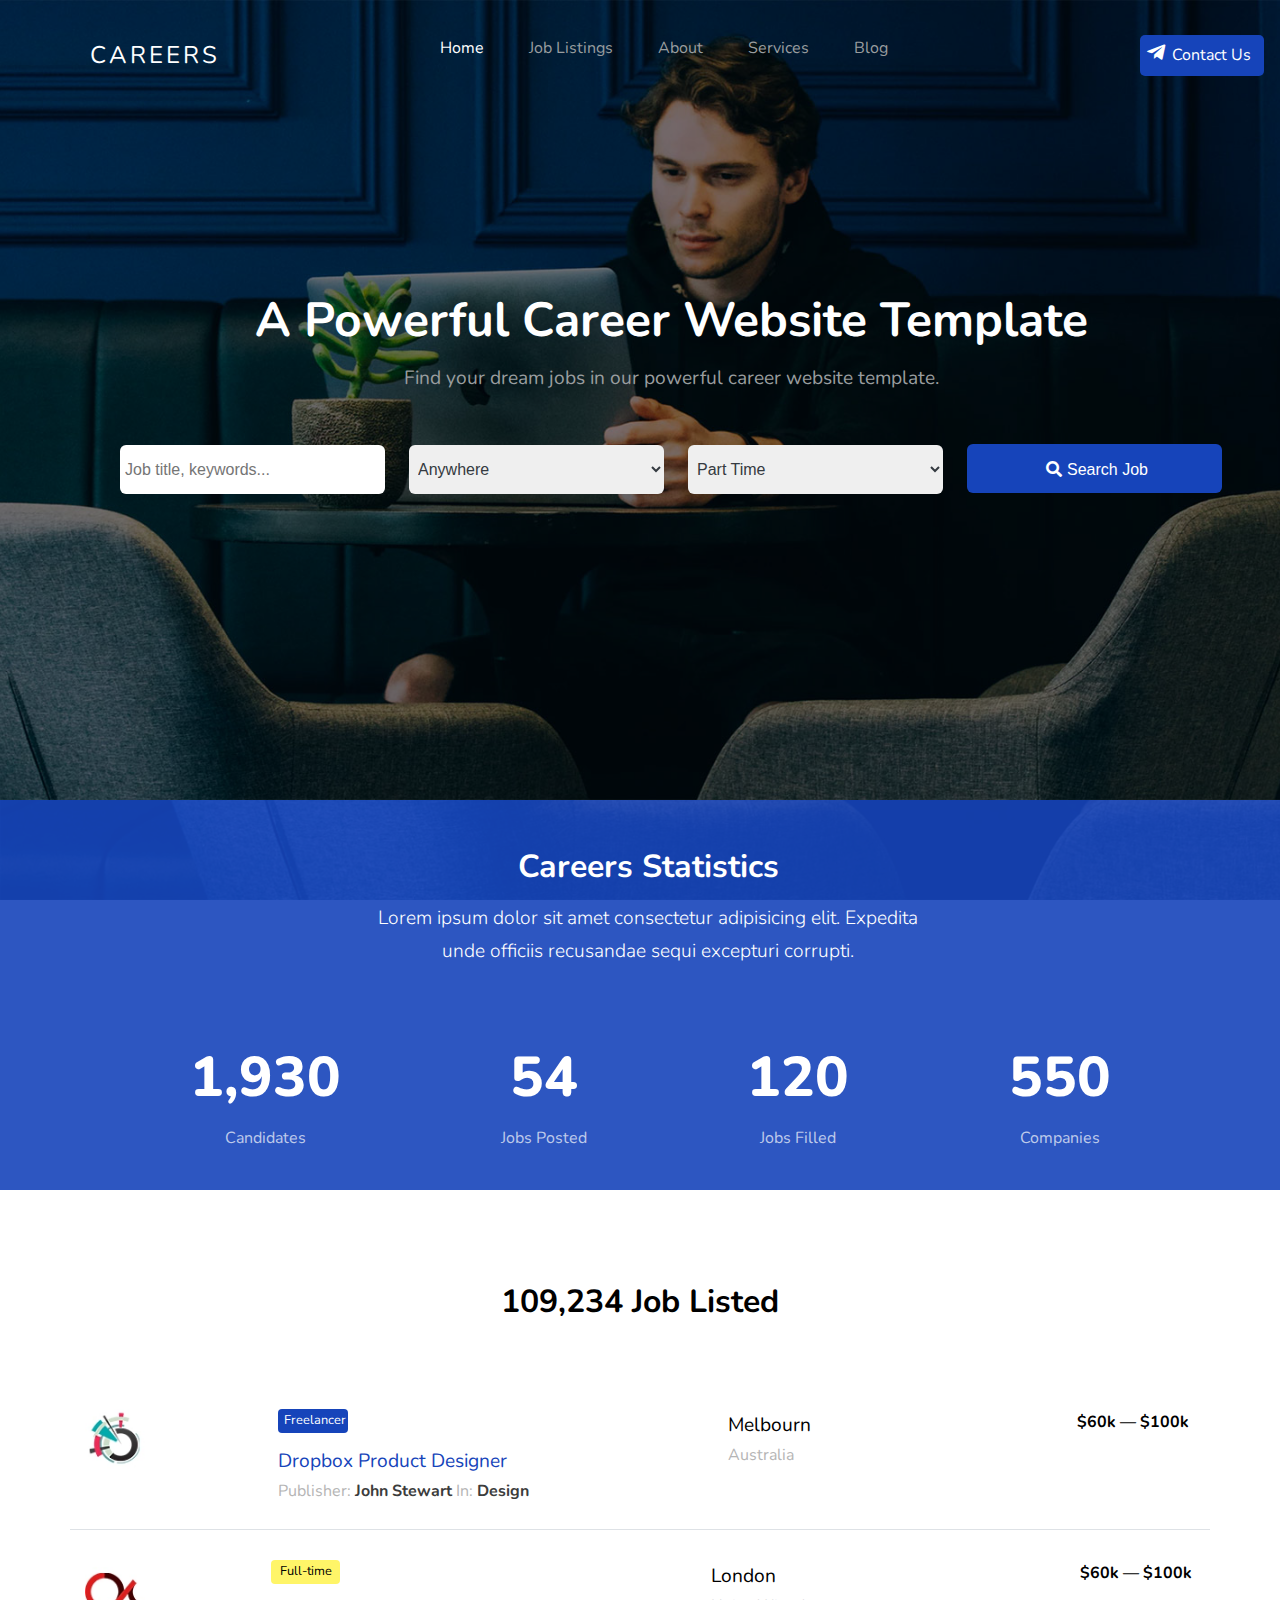
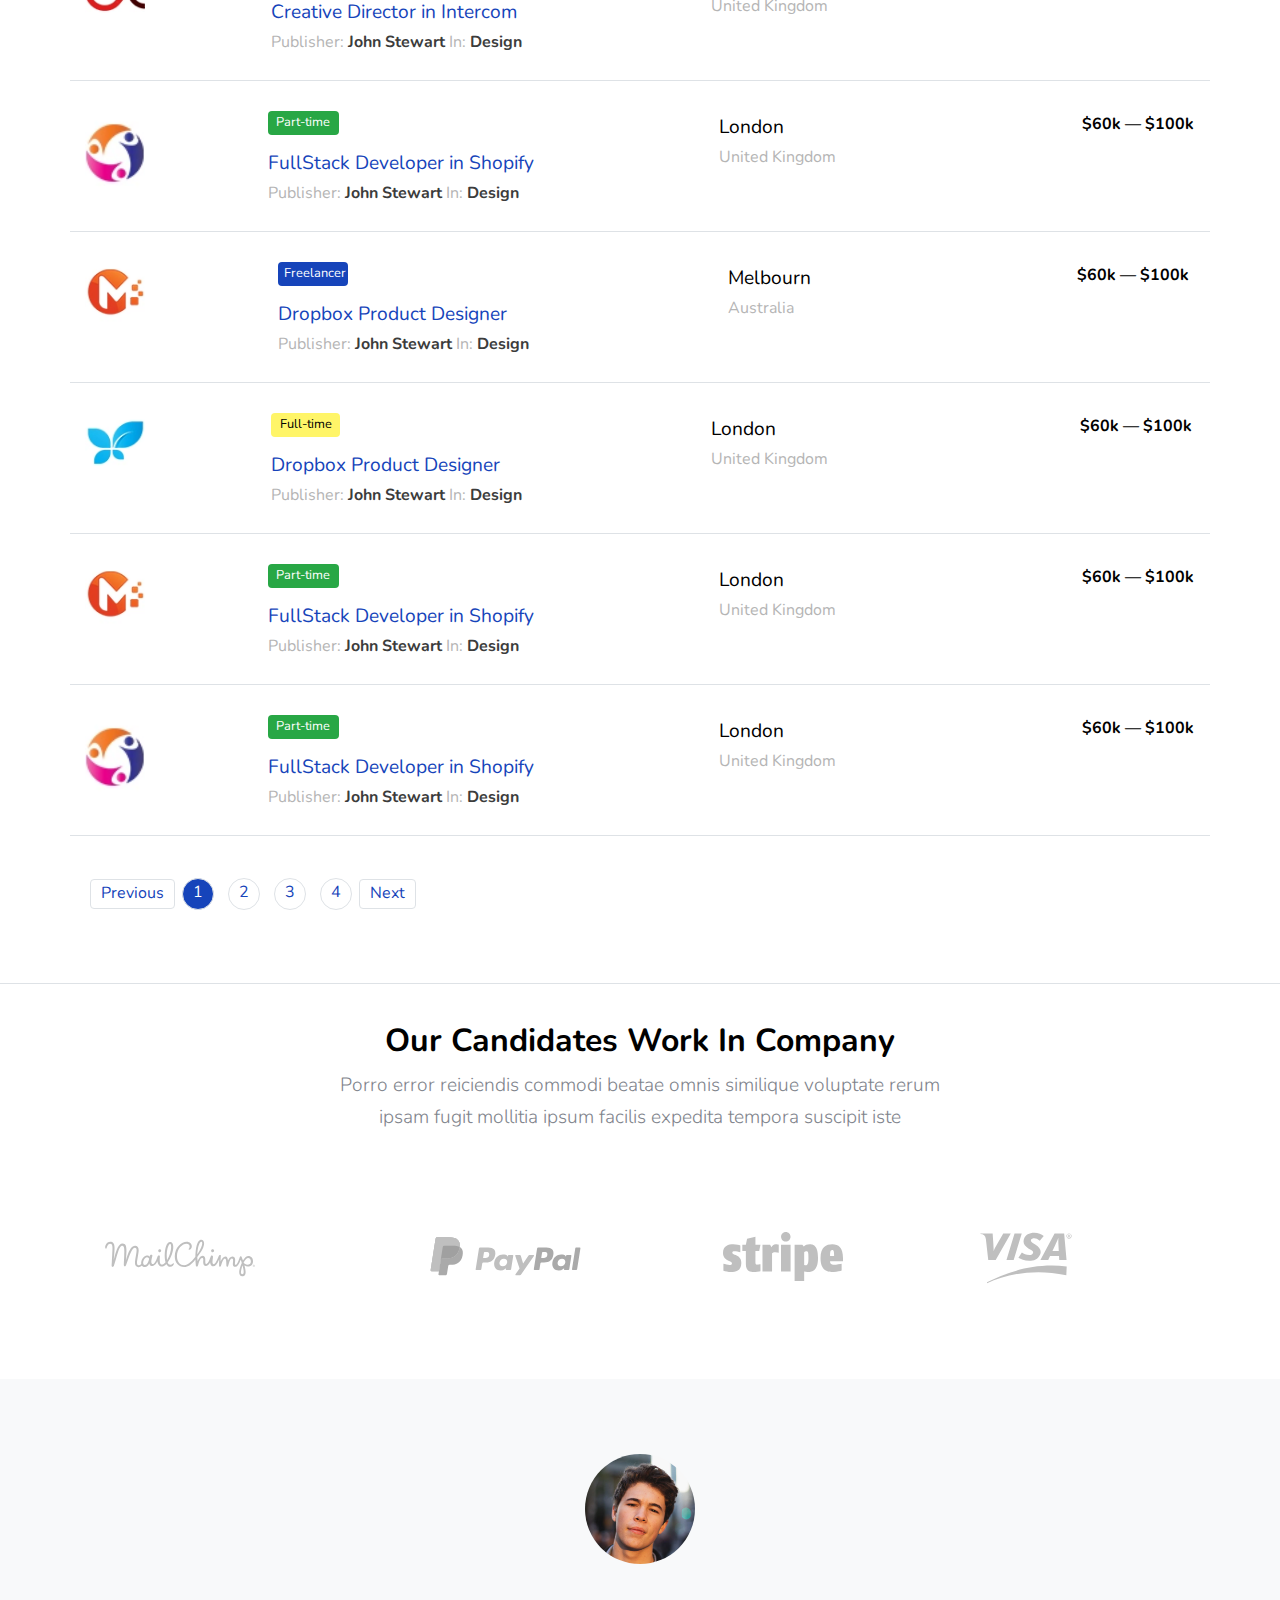
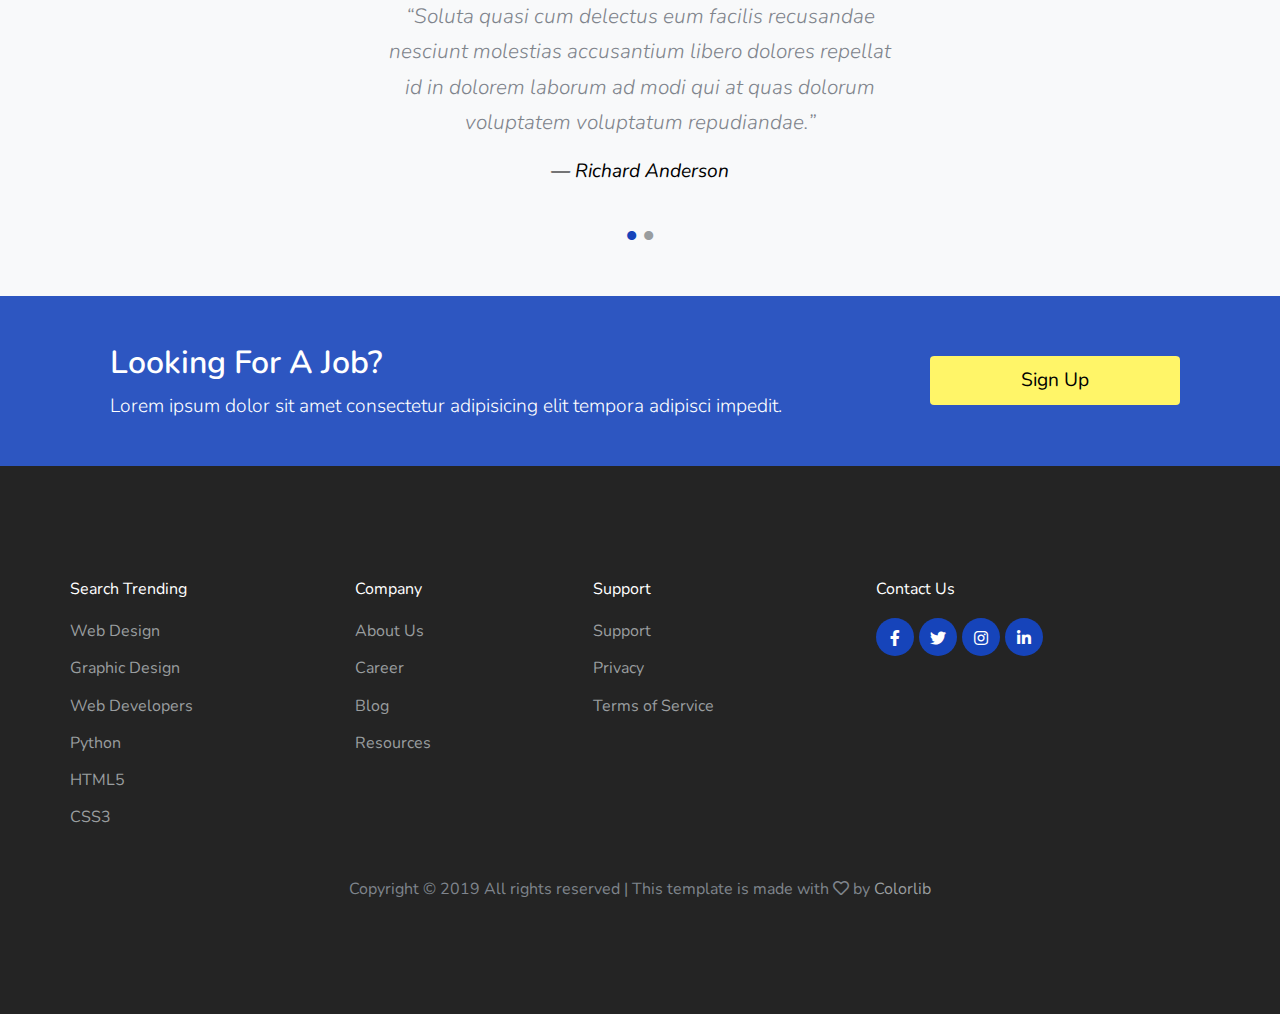
<file: Career Website Template/index.html>
<!DOCTYPE html>
<html lang="en">

<head>
    <meta charset="UTF-8">
    <meta name="viewport" content="width=device-width, initial-scale=1.0">
    <meta http-equiv="X-UA-Compatible" content="ie=edge">
    <link rel="stylesheet" href="./assets/css/main.css">
    <link rel="stylesheet" href="./assets/css/flexbox.css">
    <link rel="stylesheet" href="./assets/icons/css/all.min.css">
    <link href="https://fonts.googleapis.com/css?family=Nunito:300,400,600,700,800,900&display=swap" rel="stylesheet">
    <title>Careers — Website Template by Colorlib</title>
</head>

<body>
    <header class="flexbox">
        <div class="logo">
            <a class="text-white" href="#">Careers</a>
        </div>
        <nav class="navigation-bar">
            <ul class="flexbox">
                <li><a href="#">Home</a></li>
                <li><a href="#">Job Listings</a></li>
                <li><a href="#">About</a></li>
                <li><a href="#">Services</a></li>
                <li> <a href="#">Blog</a></li>
            </ul>
        </nav>
        <div class="contact-us-btn background-blue">
            <a class="text-white" href="#">
                <span>
                    <i class="fab fa-telegram-plane"></i>
                </span>
                Contact Us</a>
        </div>
    </header>
    <main>
        <!-- A Powerful Career Website Template -->
        <section class="powerfull-career-cover" style="background-image: url(./assets/images/hero_1.jpg)">
            <div class="powerful-career flexbox direction-column align-items-center">
                <h1 class="text-white">A Powerful Career Website Template</h1>
                <p class="text-lightgray">Find your dream jobs in our powerful career website template.</p>
                <form class="search-job-form">
                    <input type="text" placeholder="Job title, keywords...">
                    <select class="text-gray" name="location" id="location">
                        <option>Anywhere</option>
                        <option>San Francisco</option>
                        <option>Palo Alto</option>
                        <option>New York</option>
                        <option>Manhattan</option>
                        <option>Ontario</option>
                        <option>Toronto</option>
                        <option>Kansas</option>
                        <option>Mountain View</option>
                    </select>
                    <select class="text-gray" name="working-time" id="workingTime">
                        <option>Part Time</option>
                        <option>Full Time</option>
                        <option>Freelancer</option>
                    </select>
                    <button class="search-job-btn background-blue text-white" type="submit"><i
                            class="fas fa-search"></i>Search Job</button>
                </form>
            </div>
        </section>
        <!-- Careers Statistics -->
        <section class="careers-statistics-cover" style="background-image: url(./assets/images/hero_1.jpg)">

            <div class="careers-statistics flexbox direction-column align-items-center">
                <h2> Careers Statistics</h2>
                <p>Lorem ipsum dolor sit amet consectetur adipisicing elit. Expedita unde officiis
                    recusandae sequi excepturi corrupti.</p>
            </div>
            <div class="counter-list flexbox">
                <div class="counter-list-item">
                    <span class="counter-list-item-number">1,930</span>
                    <p>Candidates</p>
                </div>
                <div class="counter-list-item">
                    <span class="counter-list-item-number">54</span>
                    <p>Jobs Posted</p>
                </div>
                <div class="counter-list-item">
                    <span class="counter-list-item-number">120</span>
                    <p>Jobs Filled</p>
                </div>
                <div class="counter-list-item">
                    <span class="counter-list-item-number">550</span>
                    <p>Companies</p>
                </div>
            </div>
        </section>
        <!-- 109,234 Job Listed -->
        <section class="job-listed">
            <div class="job-listed-content wrapper">
                <h2>109,234 Job Listed</h2>
                <div class="job-item flexbox">
                    <div class="job-img flex-grow-2 flexbox">
                        <a href="#">
                            <img src="./assets/images/dropbox-product-designer.webp" alt="dropbox-product-designer">
                        </a>
                    </div>
                    <div class="job-name flex-grow-3 flexbox direction-column ">
                        <span class="background-blue text-white">Freelancer</span>
                        <h2><a href="#">Dropbox Product Designer</a></h2>
                        <p class="job-publisher">Publisher: <strong>John Stewart
                            </strong>In: <strong>Design</strong></p>
                    </div>
                    <div class="job-location flex-grow-4 flexbox direction-column">
                        <h3>Melbourn</h3>
                        <span>Australia</span>
                    </div>
                    <div class="job-salary flex-grow-1 flexbox">
                        <p>$60k — $100k</p>
                    </div>
                </div>
                <div class="job-item flexbox ">
                    <div class="job-img flex-grow-2 flexbox">
                        <a href="#">
                            <img src="./assets/images/creative-director-in-intercom.webp"
                                alt="creative-director-in-intercom">
                        </a>
                    </div>
                    <div class="job-name flex-grow-3 flexbox direction-column">
                        <span class="background-yellow text-black">Full-time</span>
                        <h2><a href="#">Creative Director in Intercom</a></h2>
                        <p class="job-publisher">Publisher: <strong>John Stewart
                            </strong>In: <strong>Design</strong></p>
                    </div>
                    <div class="job-location flex-grow-4 flexbox direction-column">
                        <h3>London</h3>
                        <span>United Kingdom</span>
                    </div>
                    <div class="job-salary flex-grow-1 flexbox">
                        <p>$60k — $100k</p>
                    </div>
                </div>
                <div class="job-item flexbox ">
                    <div class="job-img flex-grow-2 flexbox">
                        <a href="#">
                            <img src="./assets/images/fullStack-developer-in-shopify.webp"
                                alt="fullStack-developer-in-shopify">
                        </a>
                    </div>
                    <div class="job-name flex-grow-3 flexbox direction-column">
                        <span class="background-green text-white">Part-time</span>
                        <h2><a href="#">FullStack Developer in Shopify</a></h2>
                        <p class="job-publisher">Publisher: <strong>John Stewart
                            </strong>In: <strong>Design</strong></p>
                    </div>
                    <div class="job-location flex-grow-4 flexbox direction-column">
                        <h3>London</h3>
                        <span>United Kingdom</span>
                    </div>
                    <div class="job-salary flex-grow-1 flexbox">
                        <p>$60k — $100k</p>
                    </div>
                </div>
                <div class="job-item flexbox ">
                    <div class="job-img flex-grow-2 flexbox">
                        <a href="#">
                            <img src="./assets/images/dropbox-product-designer-2.webp" alt="dropbox-product-designer">
                        </a>
                    </div>
                    <div class="job-name flex-grow-3 flexbox direction-column">
                        <span class="background-blue text-white">Freelancer</span>
                        <h2><a href="#">Dropbox Product Designer</a></h2>
                        <p class="job-publisher">Publisher: <strong>John Stewart
                            </strong>In: <strong>Design</strong></p>
                    </div>
                    <div class="job-location flex-grow-4 flexbox direction-column">
                        <h3>Melbourn</h3>
                        <span>Australia</span>
                    </div>
                    <div class="job-salary flex-grow-1 flexbox">
                        <p>$60k — $100k</p>
                    </div>
                </div>
                <div class="job-item flexbox ">
                    <div class="job-img flex-grow-2 flexbox">
                        <a href="#">
                            <img src="./assets/images/creative-director -in-intercom-2.webp"
                                alt="creative-director -in-intercom">
                        </a>
                    </div>
                    <div class="job-name flex-grow-3 flexbox direction-column">
                        <span class="background-yellow text-black">Full-time</span>
                        <h2><a href="#">Dropbox Product Designer</a></h2>
                        <p class="job-publisher">Publisher: <strong>John Stewart
                            </strong>In: <strong>Design</strong></p>
                    </div>
                    <div class="job-location flex-grow-4 flexbox direction-column">
                        <h3>London</h3>
                        <span>United Kingdom</span>
                    </div>
                    <div class="job-salary flex-grow-1 flexbox">
                        <p>$60k — $100k</p>
                    </div>
                </div>
                <div class="job-item flexbox ">
                    <div class="job-img flex-grow-2 flexbox">
                        <a href="#">
                            <img src="./assets/images/dropbox-product-designer-2.webp"
                                alt="fullStack-developer-in-shopify">
                        </a>
                    </div>
                    <div class="job-name flex-grow-3 flexbox direction-column">
                        <span class="background-green text-white">Part-time</span>
                        <h2><a href="#">FullStack Developer in Shopify</a></h2>
                        <p class="job-publisher">Publisher: <strong>John Stewart
                            </strong>In: <strong>Design</strong></p>
                    </div>
                    <div class="job-location flex-grow-4 flexbox direction-column">
                        <h3>London</h3>
                        <span>United Kingdom</span>
                    </div>
                    <div class="job-salary flex-grow-1 flexbox">
                        <p>$60k — $100k</p>
                    </div>
                </div>
                <div class="job-item flexbox ">
                    <div class="job-img flex-grow-2 flexbox">
                        <a href="#">
                            <img src="./assets/images/fullStack-developer-in-shopify.webp"
                                alt="fullStack-developer-in-shopify">
                        </a>
                    </div>
                    <div class="job-name flex-grow-3 flexbox direction-column">
                        <span class="background-green text-white">Part-time</span>
                        <h2><a  href="#">FullStack Developer in Shopify</a></h2>
                        <p class="job-publisher">Publisher: <strong>John Stewart
                            </strong>In: <strong>Design</strong></p>
                    </div>
                    <div class="job-location flex-grow-4 flexbox direction-column">
                        <h3>London</h3>
                        <span>United Kingdom</span>
                    </div>
                    <div class="job-salary flex-grow-1 flexbox">
                        <p>$60k — $100k</p>
                    </div>
                </div>
                <div class="pagination flexbox">
                    <div class="flexbox">
                        <a href="#" class="previous">Previous</a>
                    </div>
                    <div class="flexbox">
                        <a href="#" class="active pagination-count">1</a>
                        <a href="#" class="pagination-count">2</a>
                        <a href="#" class="pagination-count">3</a>
                        <a href="#" class="pagination-count">4</a>
                    </div>
                    <div class="flexbox">
                        <a class="next" href="#">Next</a>
                    </div>
                </div>
            </div>
        </section>
        <!-- Our Candidates Work In Company -->
        <section class="wrapper">
            <div class="our-candidates-text  flexbox direction-column align-items-center">
                <h2>Our Candidates Work In Company</h2>
                <p>Porro error reiciendis commodi beatae omnis similique voluptate rerum ipsam fugit mollitia
                    ipsum facilis expedita tempora suscipit iste</p>
            </div>
            <div class="companies flexbox">
                <div class="company flexbox flex-grow-2">
                    <img class="mailchimp-img" src="./assets/images/logo_mailchimp.svg" alt="">
                </div>
                <div class="company flexbox flex-grow-2">
                    <img class="paypal-img" src="./assets/images/logo_paypal.svg" alt="">
                </div>
                <div class="company flexbox flex-grow-2">
                    <img class="stripe-img" src="./assets/images/logo_stripe.svg" alt="">
                </div>
                <div class="company flexbox flex-grow-2">
                    <img class="visa-img" src="./assets/images/logo_visa.svg" alt="">
                </div>
            </div>
        </section>
        <!-- OUR TEAM -->
        <section class="our-team">
            <div class="our-team-list flexbox direction-column align-items-center">
                <img src="./assets/images/person_1.jpg" alt="Richard Anderson">
                <blockquote>
                    <p>“Soluta quasi cum delectus eum facilis recusandae nesciunt molestias accusantium libero dolores
                        repellat id in dolorem laborum ad modi qui at quas dolorum voluptatem voluptatum repudiandae.”
                    </p>
                    <span> — Richard Anderson</span>
                </blockquote>
            </div>
            <div class="dots flexbox justify-content-center">
                <button><i class="fas fa-circle text-blue"></i></button>
                <button><i class="fas fa-circle text-lightgray"></i></button>
            </div>
        </section>
        <!-- Looking For A Job? -->
        <section class="looking-job-cover" style="background-image: url(./assets/images/hero_1.jpg)">
            <div class="looking-job-text">
                <h2>Looking For A Job?</h2>
                <p>Lorem ipsum dolor sit amet consectetur adipisicing elit tempora adipisci impedit.</p>
            </div>
            <div class="sign-up-btn background-yellow">
                <a href="#">Sign Up</a>
            </div>
        </section>
        <footer>
            <section class="wrapper flexbox">
                <div class="footer-item flex-grow-1">
                    <h3>Search Trending</h3>
                    <ul>
                        <li><a href="#">Web Design</a></li>
                        <li><a href="#">Graphic Design</a></li>
                        <li><a href="#">Web Developers</a></li>
                        <li><a href="#">Python</a></li>
                        <li><a href="#">HTML5</a></li>
                        <li><a href="#">CSS3</a></li>
                    </ul>
                </div>
                <div class="footer-item flex-grow-1">
                    <h3>Company</h3>
                    <ul>
                        <li><a href="#">About Us</a></li>
                        <li><a href="#">Career</a></li>
                        <li><a href="#">Blog</a></li>
                        <li><a href="#">Resources</a></li>
                    </ul>
                </div>
                <div class="footer-item flex-grow-1">
                    <h3>Support</h3>
                    <ul>
                        <li><a href="#">Support</a></li>
                        <li><a href="#">Privacy</a></li>
                        <li><a href="#">Terms of Service</a></li>
                    </ul>
                </div>
                <div class="footer-item flex-grow-1">
                    <h3>Contact Us</h3>
                    <div class="footer-social flexbox">
                        <a href="#"><i class="fab fa-facebook-f"></i></a>
                        <a href="#"><i class="fab fa-twitter"></i></a>
                        <a href="#"><i class="fab fa-instagram"></i></a>
                        <a href="#"><i class="fab fa-linkedin-in"></i></a>
                    </div>
                </div>
            </section>
            <div class="copyright flexbox wrapper direction-column align-items-center">
                    <p>Copyright &copy; 2019 All rights reserved | This template is made with <i class="far fa-heart"></i> by <a href="#"> Colorlib</a></p>
                </div>
        </footer>
    </main>
</body>

</html>
</file>
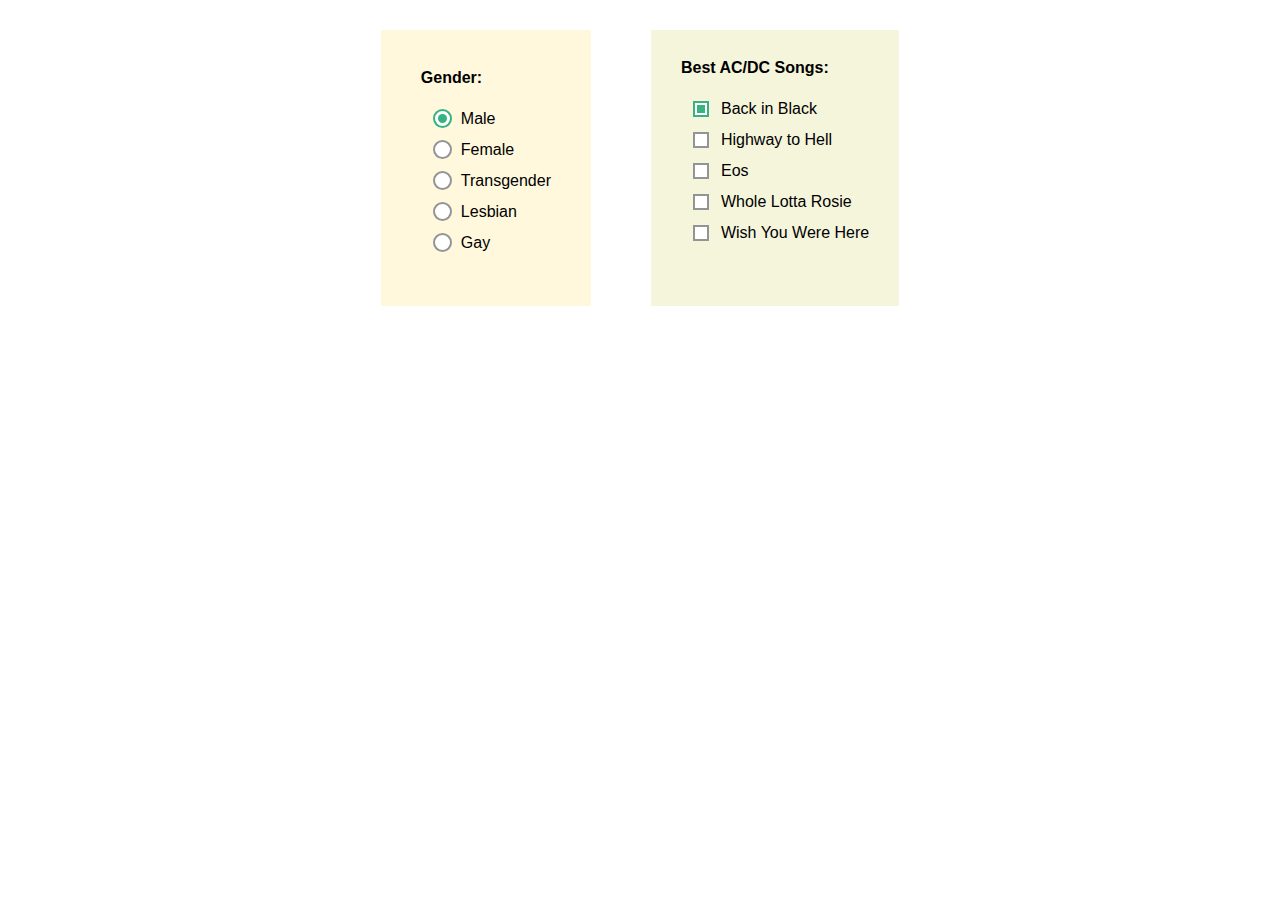
<file: Checkbox-Radio-Inputs/index.html>
<!DOCTYPE html>
<html lang="en">

<head>
    <meta charset="UTF-8">
    <meta name="viewport" content="width=device-width, initial-scale=1.0">
    <meta http-equiv="X-UA-Compatible" content="ie=edge">
    <link rel="stylesheet" href="./assets/css/reset.css">
    <link rel="stylesheet" href="./assets/css/main.css">
    <title>Checkbox-Radio-Inputs</title>
</head>

<body>
    <form>
        <fieldset class="custom-radio">
            <h1>Gender:</h1>
            <div class="row">
                <input type="radio" name="gender" id="male" checked>
                <label for="male">Male</label>
            </div>
            <div class="row">
                <input type="radio" name="gender" id="female">
                <label for="female">Female</label>
            </div>
            <div class="row">
                <input type="radio" name="gender" id="trans">
                <label for="trans">Transgender</label>
            </div>
            <div class="row">
                <input type="radio" name="gender" id="lesbian">
                <label for="lesbian">Lesbian</label>
            </div>
            <div class="row">
                <input type="radio" name="gender" id="gay">
                <label for="gay">Gay</label>
            </div>
        </fieldset>
        <fieldset class="custom-checkbox">
            <h1>Best AC/DC Songs:</h1>
            <div class="row">
                <input type="checkbox" name="ac-dc" id="back_in_black" checked>
                <label for="back_in_black"> Back in Black</label>
            </div>
            <div class="row">
                <input type="checkbox" name="ac-dc" id="highway_to_hell">
                <label for="highway_to_hell">Highway to Hell</label>
            </div>
            <div class="row">
                <input type="checkbox" name="ac-dc" id="eos">
                <label for="eos">Eos</label>
            </div>
            <div class="row">
                <input type="checkbox" name="ac-dc" id="whole_lotta_rosie">
                <label for="whole_lotta_rosie">Whole Lotta Rosie</label>
            </div>
            <div class="row">
                <input type="checkbox" name="ac-dc" id="wish_you_were_here">
                <label for="wish_you_were_here">Wish You Were Here</label>
            </div>
        </fieldset>
    </form>

</body>

</html>
</file>
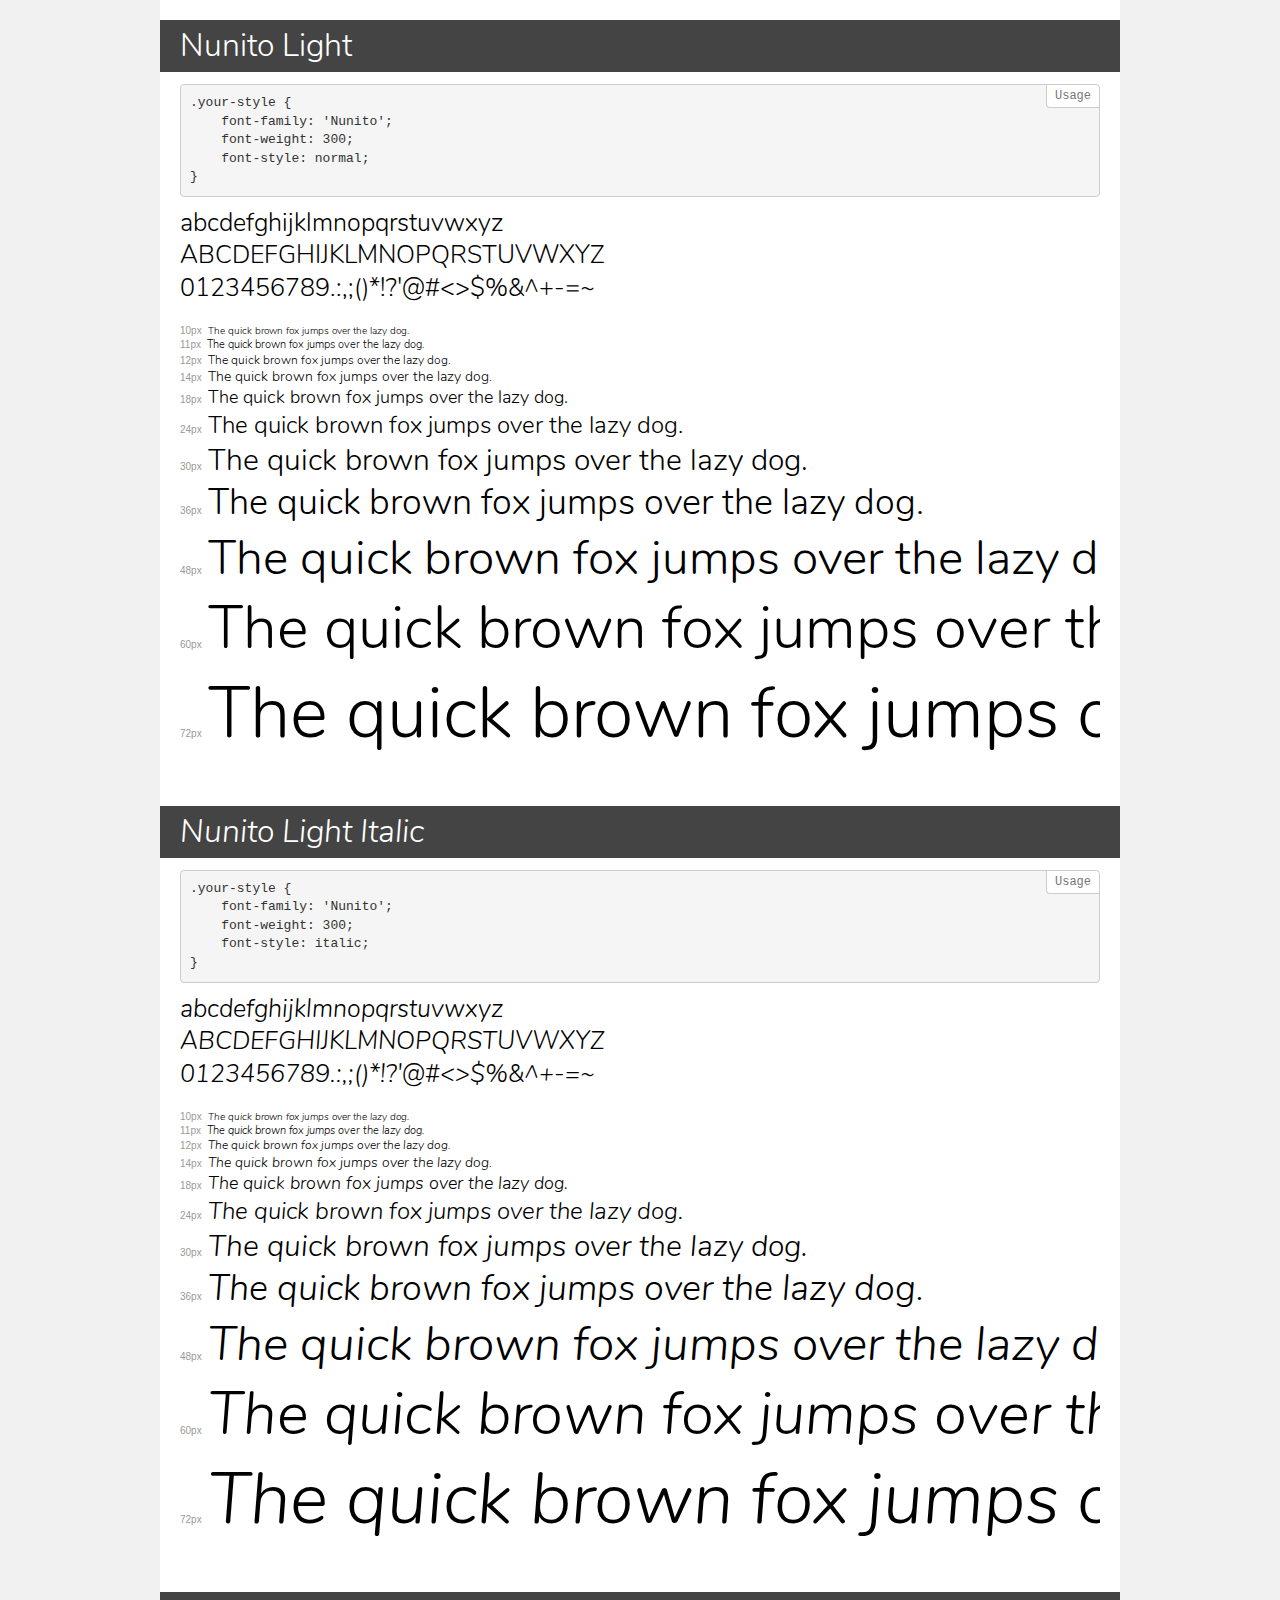
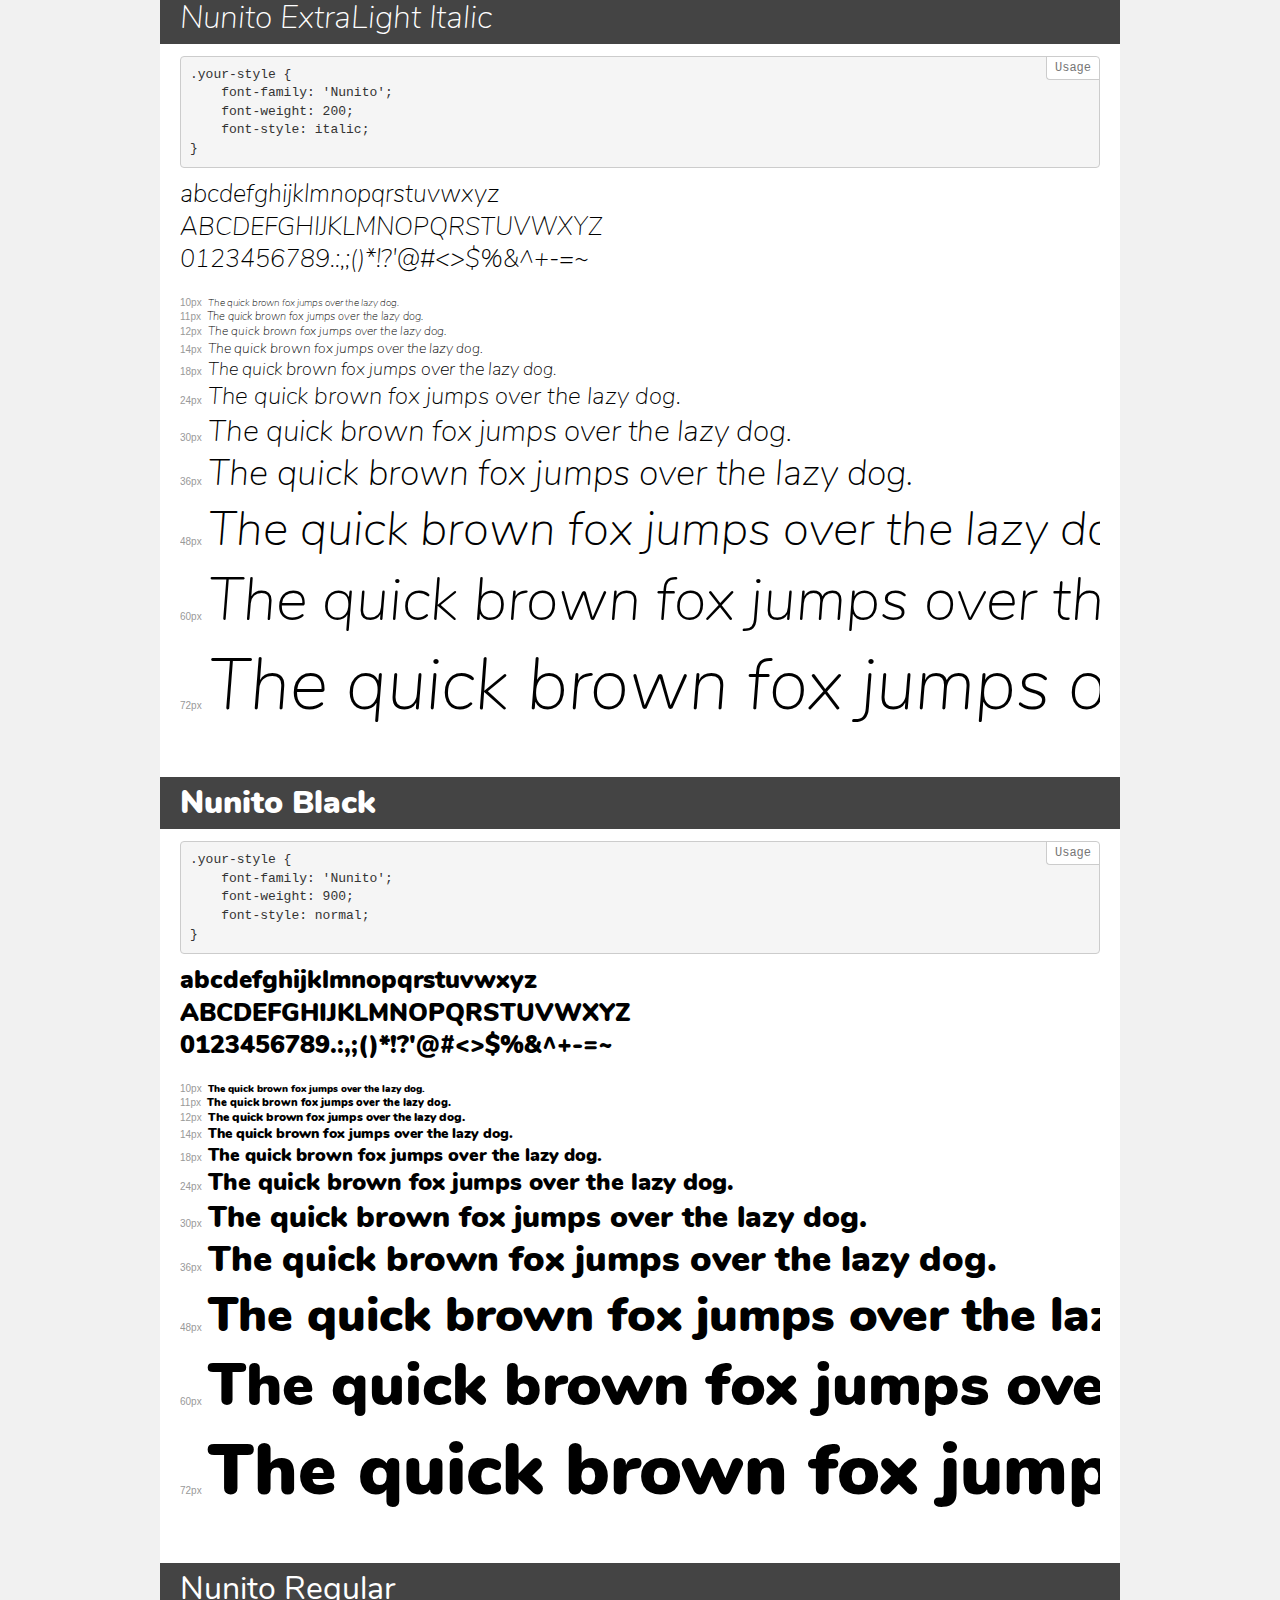
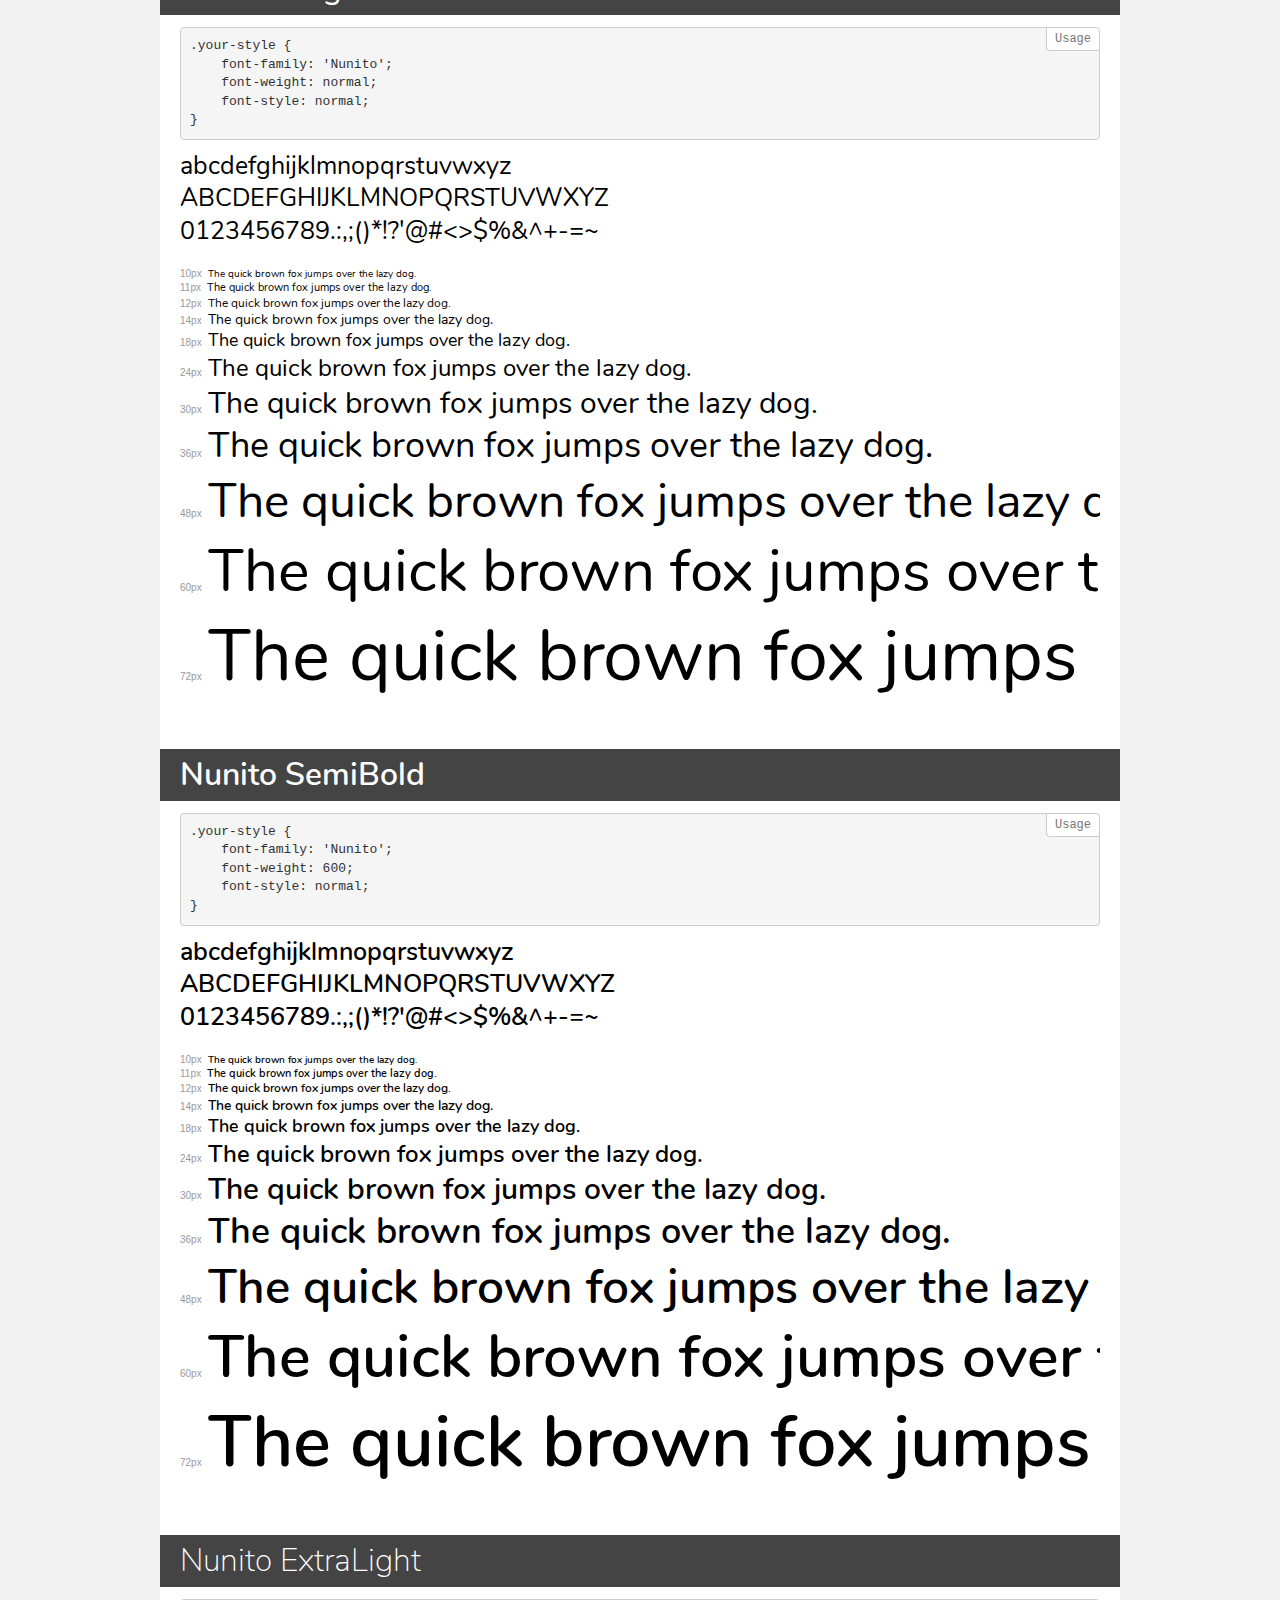
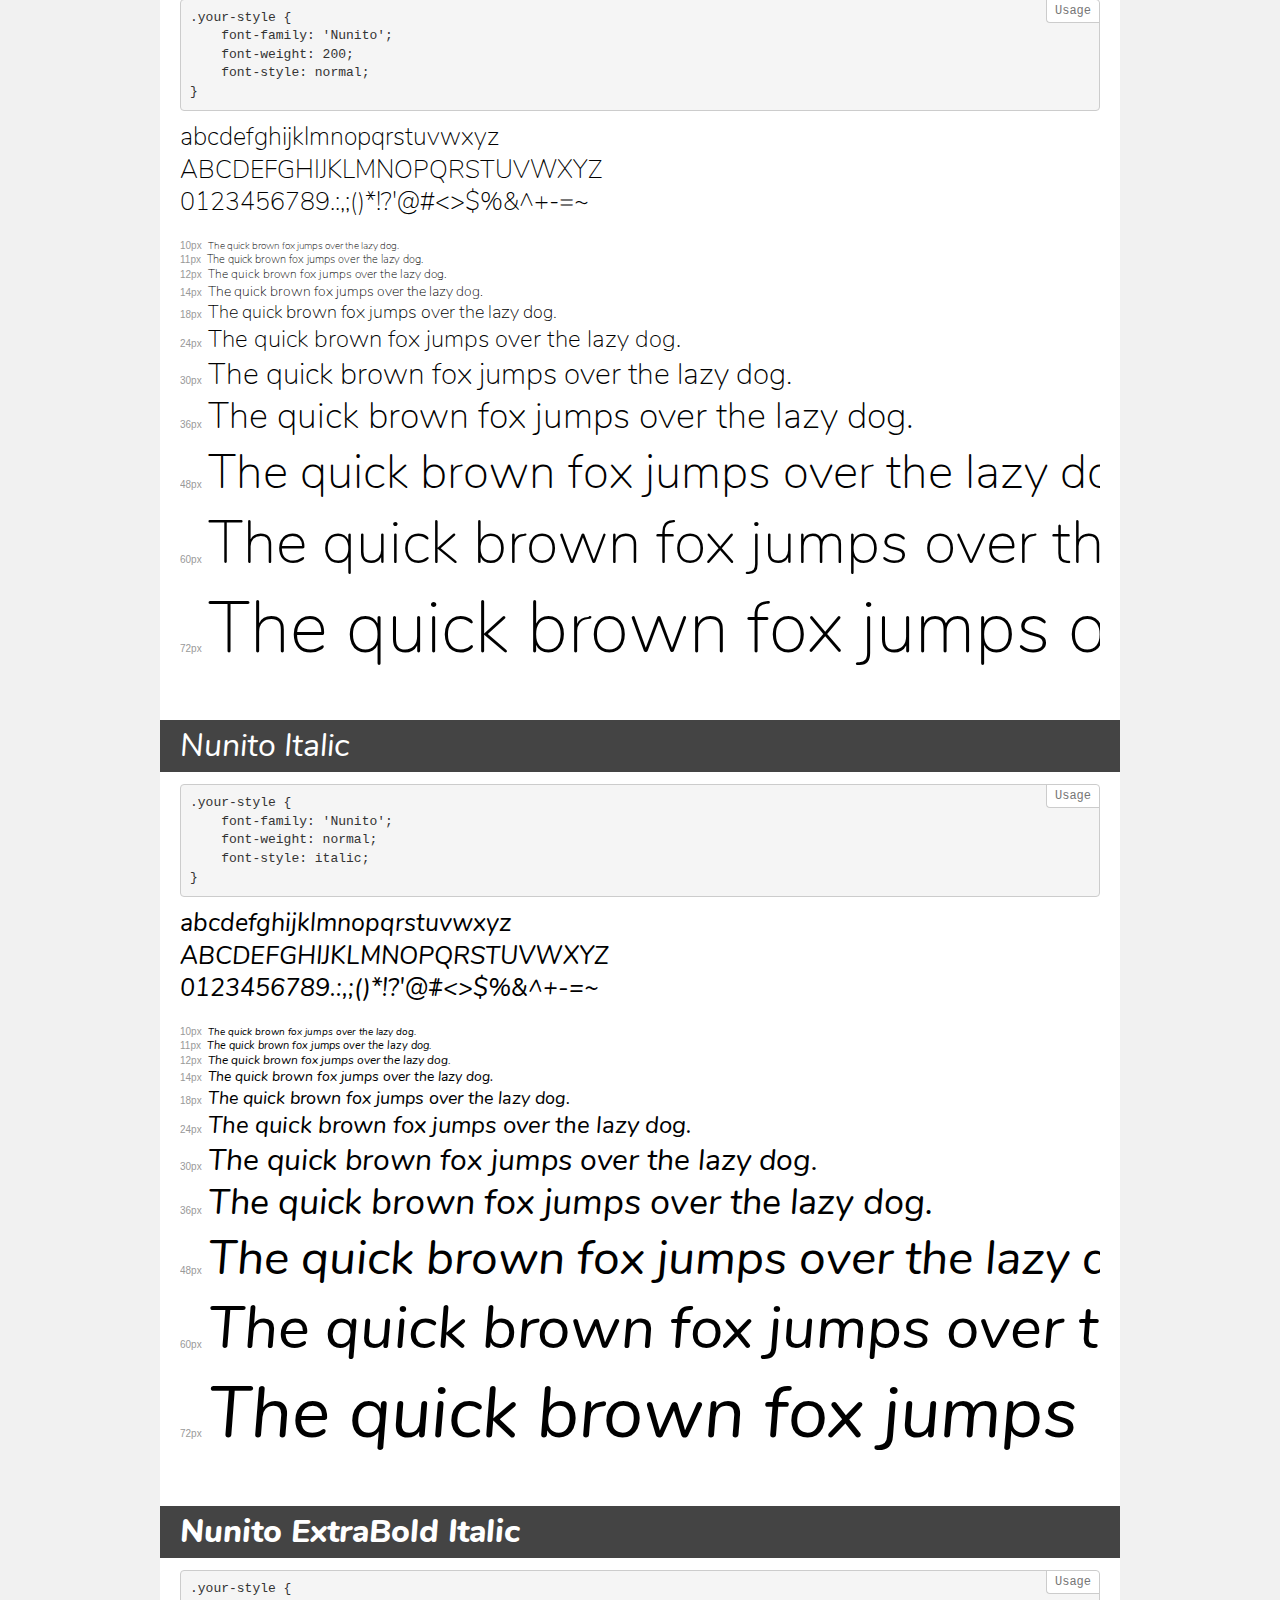
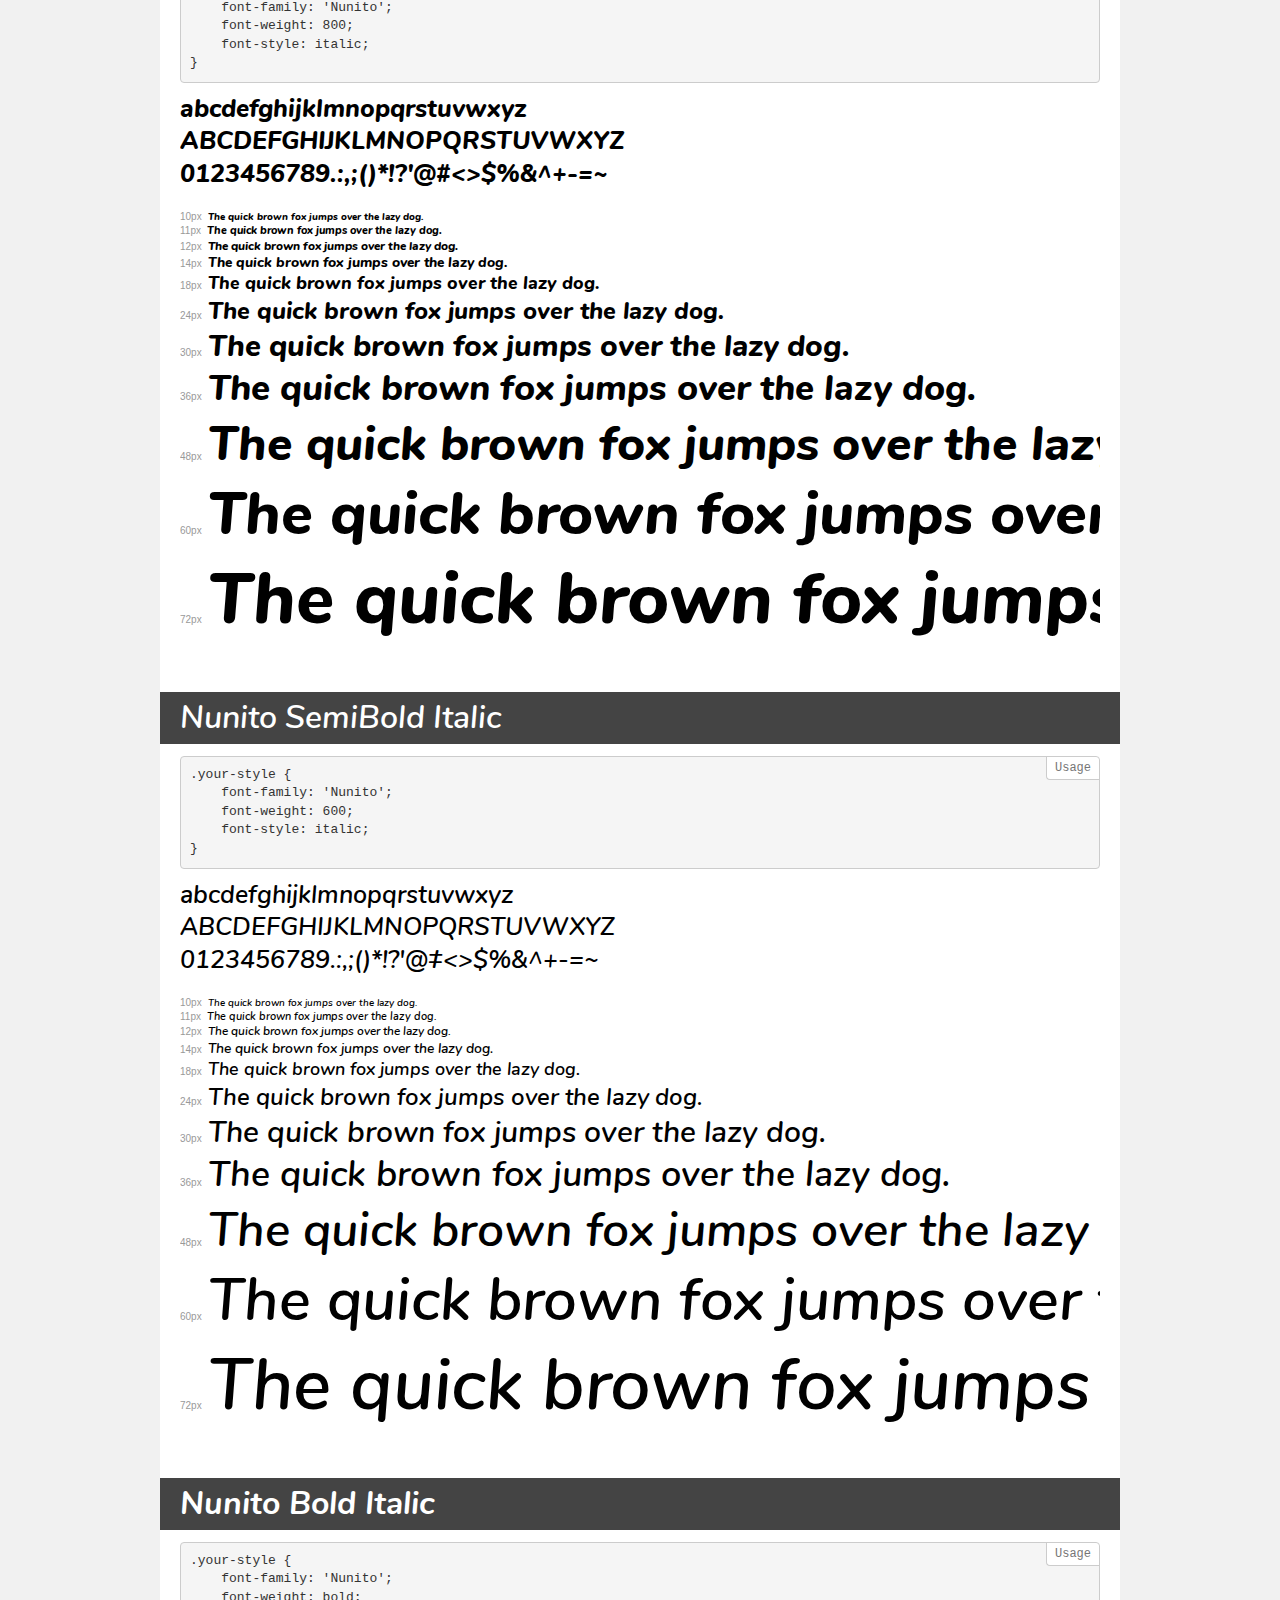
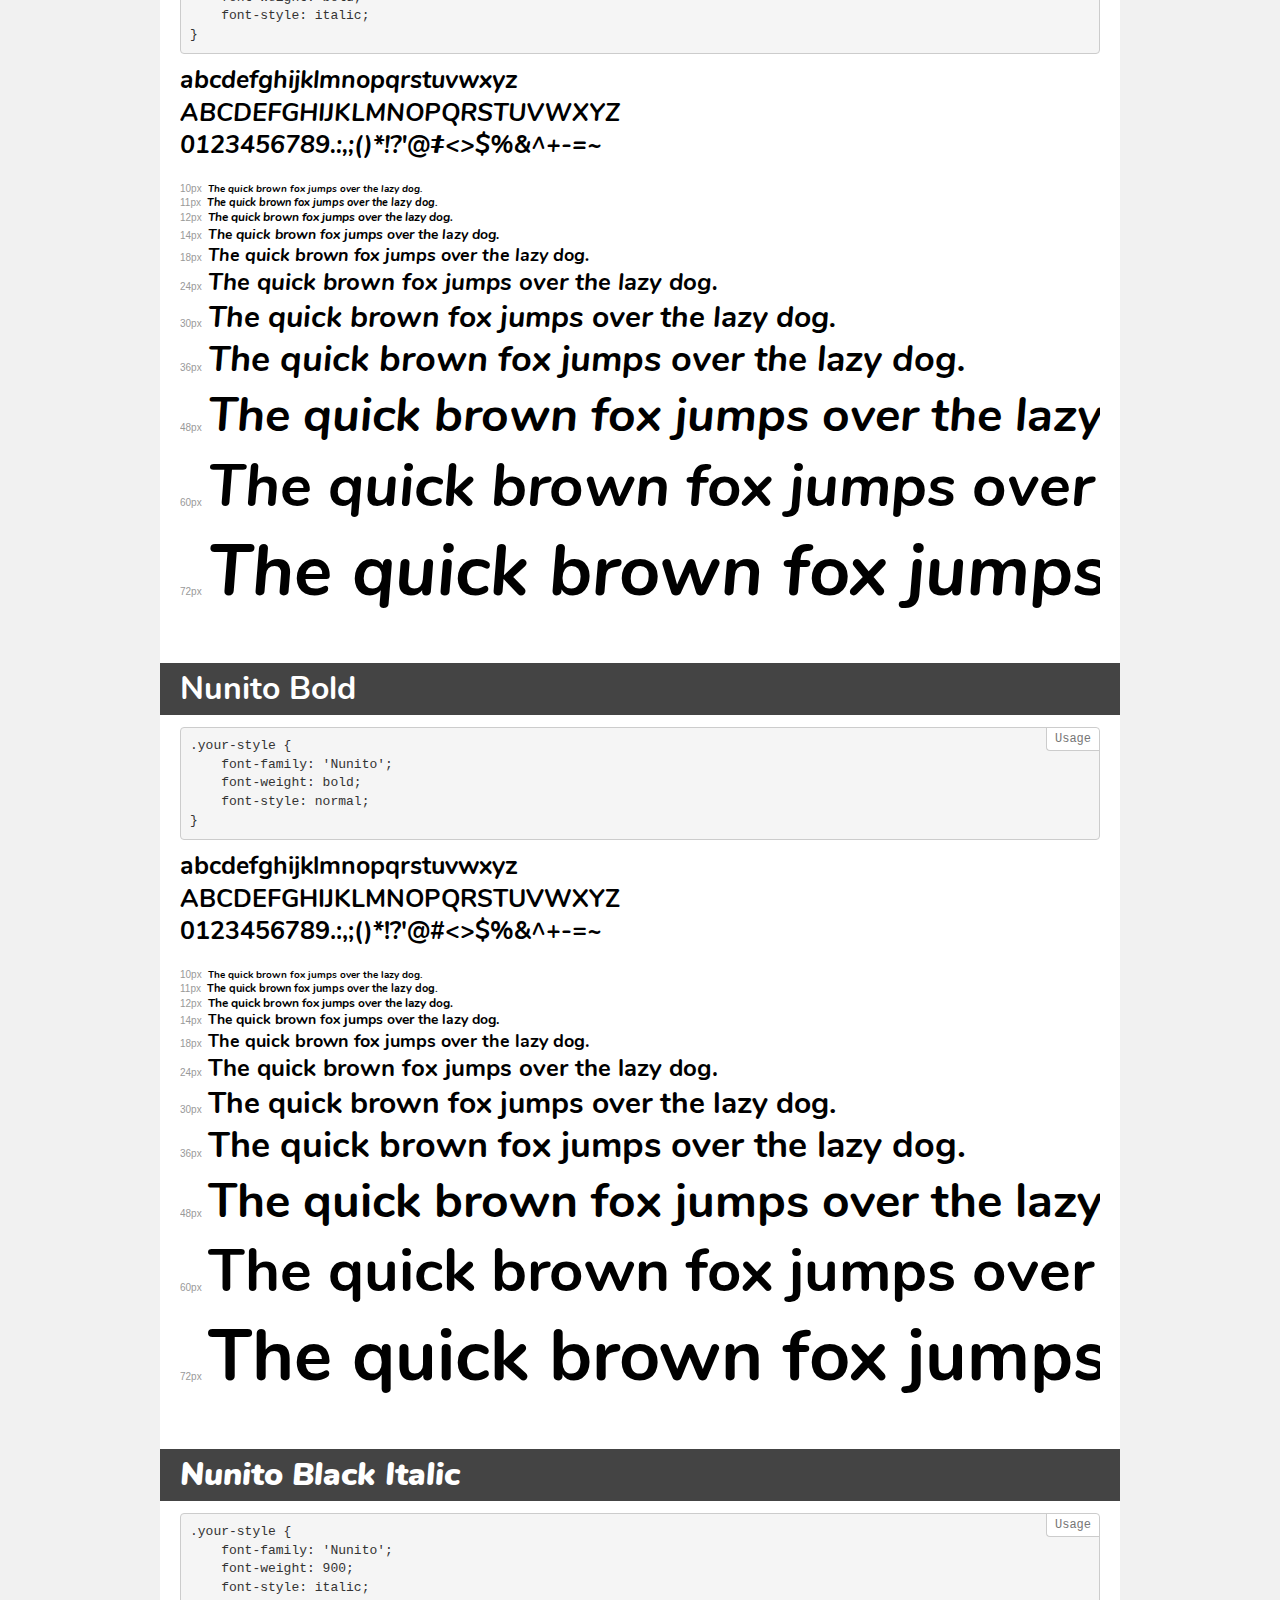
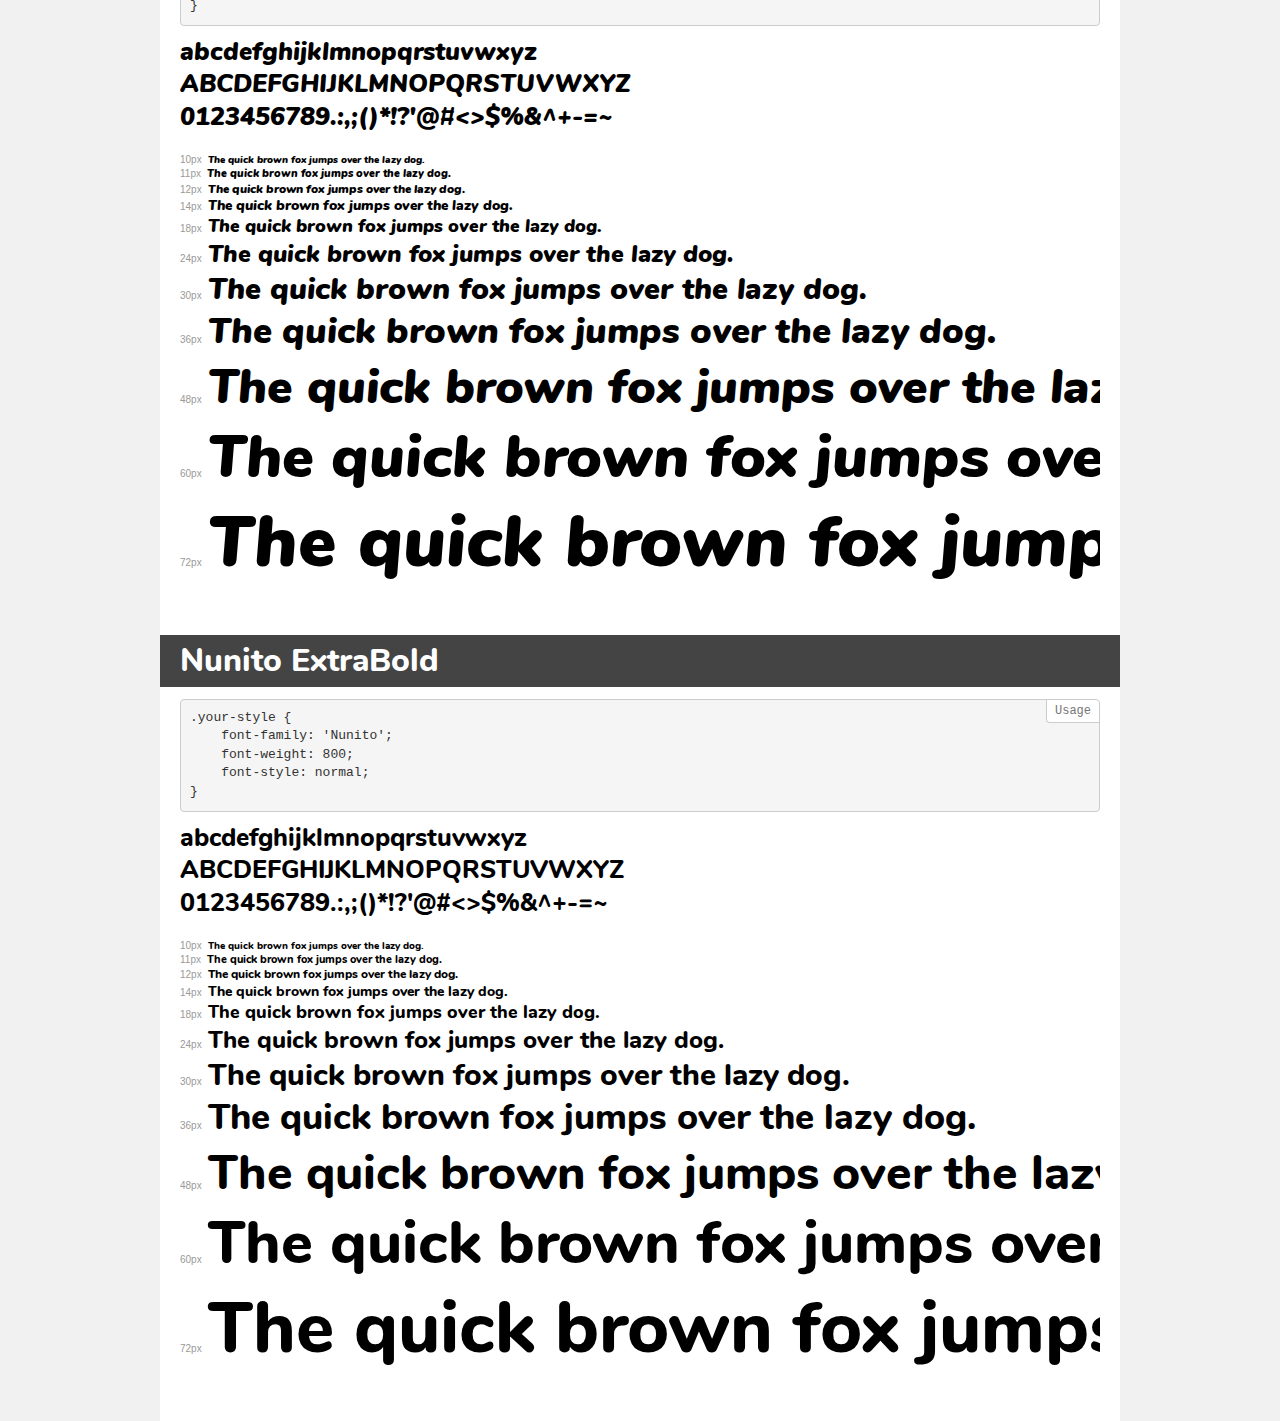
<file: Career Website Template/assets/fonts/demo.html>
<!DOCTYPE html>
<html>
<head>
    <meta charset="utf-8">
    <meta http-equiv="X-UA-Compatible" content="IE=edge">
    <meta name="viewport" content="width=device-width, initial-scale=1">
    <meta name="robots" content="noindex, noarchive">
    <meta name="format-detection" content="telephone=no">
    <title>Transfonter demo</title>
    <link href="stylesheet.css" rel="stylesheet">
    <style>
        /*
        http://meyerweb.com/eric/tools/css/reset/
        v2.0 | 20110126
        License: none (public domain)
        */
        html, body, div, span, applet, object, iframe,
        h1, h2, h3, h4, h5, h6, p, blockquote, pre,
        a, abbr, acronym, address, big, cite, code,
        del, dfn, em, img, ins, kbd, q, s, samp,
        small, strike, strong, sub, sup, tt, var,
        b, u, i, center,
        dl, dt, dd, ol, ul, li,
        fieldset, form, label, legend,
        table, caption, tbody, tfoot, thead, tr, th, td,
        article, aside, canvas, details, embed,
        figure, figcaption, footer, header, hgroup,
        menu, nav, output, ruby, section, summary,
        time, mark, audio, video {
            margin: 0;
            padding: 0;
            border: 0;
            font-size: 100%;
            font: inherit;
            vertical-align: baseline;
        }
        /* HTML5 display-role reset for older browsers */
        article, aside, details, figcaption, figure,
        footer, header, hgroup, menu, nav, section {
            display: block;
        }
        body {
            line-height: 1;
        }
        ol, ul {
            list-style: none;
        }
        blockquote, q {
            quotes: none;
        }
        blockquote:before, blockquote:after,
        q:before, q:after {
            content: '';
            content: none;
        }
        table {
            border-collapse: collapse;
            border-spacing: 0;
        }
        /* common styles */
        body {
            background: #f1f1f1;
            color: #000;
        }
        .page {
            background: #fff;
            width: 920px;
            margin: 0 auto;
            padding: 20px 20px 0 20px;
            overflow: hidden;
        }
        .font-container {
            overflow-x: auto;
            overflow-y: hidden;
            margin-bottom: 40px;
            line-height: 1.3;
            white-space: nowrap;
            padding-bottom: 5px;
        }
        h1 {
            position: relative;
            background: #444;
            font-size: 32px;
            color: #fff;
            padding: 10px 20px;
            margin: 0 -20px 12px -20px;
        }
        .letters {
            font-size: 25px;
            margin-bottom: 20px;
        }
        .s10:before {
            content: '10px';
        }
        .s11:before {
            content: '11px';
        }
        .s12:before {
            content: '12px';
        }
        .s14:before {
            content: '14px';
        }
        .s18:before {
            content: '18px';
        }
        .s24:before {
            content: '24px';
        }
        .s30:before {
            content: '30px';
        }
        .s36:before {
            content: '36px';
        }
        .s48:before {
            content: '48px';
        }
        .s60:before {
            content: '60px';
        }
        .s72:before {
            content: '72px';
        }
        .s10:before, .s11:before, .s12:before, .s14:before,
        .s18:before, .s24:before, .s30:before, .s36:before,
        .s48:before, .s60:before, .s72:before {
            font-family: Arial, sans-serif;
            font-size: 10px;
            font-weight: normal;
            font-style: normal;
            color: #999;
            padding-right: 6px;
        }
        pre {
            display: block;
            position: relative;
            padding: 9px;
            margin: 0 0 10px;
            font-family: Monaco, Menlo, Consolas, "Courier New", monospace !important;
            font-size: 13px;
            line-height: 1.428571429;
            color: #333;
            font-weight: normal !important;
            font-style: normal !important;
            background-color: #f5f5f5;
            border: 1px solid #ccc;
            overflow-x: auto;
            border-radius: 4px;
        }
        pre:after {
            display: block;
            position: absolute;
            right: 0;
            top: 0;
            content: 'Usage';
            line-height: 1;
            padding: 5px 8px;
            font-size: 12px;
            color: #767676;
            background-color: #fff;
            border: 1px solid #ccc;
            border-right: none;
            border-top: none;
            border-radius: 0 4px 0 4px;
            z-index: 10;
        }
        /* responsive */
        @media (max-width: 959px) {
            .page {
                width: auto;
                margin: 0;
            }
        }
    </style>
</head>
<body>
<div class="page">
    <div class="demo" style="font-family: 'Nunito'; font-weight: 300; font-style: normal;">
        <h1>Nunito Light</h1>
        <pre>.your-style {
    font-family: 'Nunito';
    font-weight: 300;
    font-style: normal;
}</pre>
        <div class="font-container">
            <p class="letters">
                abcdefghijklmnopqrstuvwxyz<br>
ABCDEFGHIJKLMNOPQRSTUVWXYZ<br>
                0123456789.:,;()*!?'@#<>$%&^+-=~
            </p>
            <p class="s10" style="font-size: 10px;">The quick brown fox jumps over the lazy dog.</p>
            <p class="s11" style="font-size: 11px;">The quick brown fox jumps over the lazy dog.</p>
            <p class="s12" style="font-size: 12px;">The quick brown fox jumps over the lazy dog.</p>
            <p class="s14" style="font-size: 14px;">The quick brown fox jumps over the lazy dog.</p>
            <p class="s18" style="font-size: 18px;">The quick brown fox jumps over the lazy dog.</p>
            <p class="s24" style="font-size: 24px;">The quick brown fox jumps over the lazy dog.</p>
            <p class="s30" style="font-size: 30px;">The quick brown fox jumps over the lazy dog.</p>
            <p class="s36" style="font-size: 36px;">The quick brown fox jumps over the lazy dog.</p>
            <p class="s48" style="font-size: 48px;">The quick brown fox jumps over the lazy dog.</p>
            <p class="s60" style="font-size: 60px;">The quick brown fox jumps over the lazy dog.</p>
            <p class="s72" style="font-size: 72px;">The quick brown fox jumps over the lazy dog.</p>
        </div>
    </div>
    <div class="demo" style="font-family: 'Nunito'; font-weight: 300; font-style: italic;">
        <h1>Nunito Light Italic</h1>
        <pre>.your-style {
    font-family: 'Nunito';
    font-weight: 300;
    font-style: italic;
}</pre>
        <div class="font-container">
            <p class="letters">
                abcdefghijklmnopqrstuvwxyz<br>
ABCDEFGHIJKLMNOPQRSTUVWXYZ<br>
                0123456789.:,;()*!?'@#<>$%&^+-=~
            </p>
            <p class="s10" style="font-size: 10px;">The quick brown fox jumps over the lazy dog.</p>
            <p class="s11" style="font-size: 11px;">The quick brown fox jumps over the lazy dog.</p>
            <p class="s12" style="font-size: 12px;">The quick brown fox jumps over the lazy dog.</p>
            <p class="s14" style="font-size: 14px;">The quick brown fox jumps over the lazy dog.</p>
            <p class="s18" style="font-size: 18px;">The quick brown fox jumps over the lazy dog.</p>
            <p class="s24" style="font-size: 24px;">The quick brown fox jumps over the lazy dog.</p>
            <p class="s30" style="font-size: 30px;">The quick brown fox jumps over the lazy dog.</p>
            <p class="s36" style="font-size: 36px;">The quick brown fox jumps over the lazy dog.</p>
            <p class="s48" style="font-size: 48px;">The quick brown fox jumps over the lazy dog.</p>
            <p class="s60" style="font-size: 60px;">The quick brown fox jumps over the lazy dog.</p>
            <p class="s72" style="font-size: 72px;">The quick brown fox jumps over the lazy dog.</p>
        </div>
    </div>
    <div class="demo" style="font-family: 'Nunito'; font-weight: 200; font-style: italic;">
        <h1>Nunito ExtraLight Italic</h1>
        <pre>.your-style {
    font-family: 'Nunito';
    font-weight: 200;
    font-style: italic;
}</pre>
        <div class="font-container">
            <p class="letters">
                abcdefghijklmnopqrstuvwxyz<br>
ABCDEFGHIJKLMNOPQRSTUVWXYZ<br>
                0123456789.:,;()*!?'@#<>$%&^+-=~
            </p>
            <p class="s10" style="font-size: 10px;">The quick brown fox jumps over the lazy dog.</p>
            <p class="s11" style="font-size: 11px;">The quick brown fox jumps over the lazy dog.</p>
            <p class="s12" style="font-size: 12px;">The quick brown fox jumps over the lazy dog.</p>
            <p class="s14" style="font-size: 14px;">The quick brown fox jumps over the lazy dog.</p>
            <p class="s18" style="font-size: 18px;">The quick brown fox jumps over the lazy dog.</p>
            <p class="s24" style="font-size: 24px;">The quick brown fox jumps over the lazy dog.</p>
            <p class="s30" style="font-size: 30px;">The quick brown fox jumps over the lazy dog.</p>
            <p class="s36" style="font-size: 36px;">The quick brown fox jumps over the lazy dog.</p>
            <p class="s48" style="font-size: 48px;">The quick brown fox jumps over the lazy dog.</p>
            <p class="s60" style="font-size: 60px;">The quick brown fox jumps over the lazy dog.</p>
            <p class="s72" style="font-size: 72px;">The quick brown fox jumps over the lazy dog.</p>
        </div>
    </div>
    <div class="demo" style="font-family: 'Nunito'; font-weight: 900; font-style: normal;">
        <h1>Nunito Black</h1>
        <pre>.your-style {
    font-family: 'Nunito';
    font-weight: 900;
    font-style: normal;
}</pre>
        <div class="font-container">
            <p class="letters">
                abcdefghijklmnopqrstuvwxyz<br>
ABCDEFGHIJKLMNOPQRSTUVWXYZ<br>
                0123456789.:,;()*!?'@#<>$%&^+-=~
            </p>
            <p class="s10" style="font-size: 10px;">The quick brown fox jumps over the lazy dog.</p>
            <p class="s11" style="font-size: 11px;">The quick brown fox jumps over the lazy dog.</p>
            <p class="s12" style="font-size: 12px;">The quick brown fox jumps over the lazy dog.</p>
            <p class="s14" style="font-size: 14px;">The quick brown fox jumps over the lazy dog.</p>
            <p class="s18" style="font-size: 18px;">The quick brown fox jumps over the lazy dog.</p>
            <p class="s24" style="font-size: 24px;">The quick brown fox jumps over the lazy dog.</p>
            <p class="s30" style="font-size: 30px;">The quick brown fox jumps over the lazy dog.</p>
            <p class="s36" style="font-size: 36px;">The quick brown fox jumps over the lazy dog.</p>
            <p class="s48" style="font-size: 48px;">The quick brown fox jumps over the lazy dog.</p>
            <p class="s60" style="font-size: 60px;">The quick brown fox jumps over the lazy dog.</p>
            <p class="s72" style="font-size: 72px;">The quick brown fox jumps over the lazy dog.</p>
        </div>
    </div>
    <div class="demo" style="font-family: 'Nunito'; font-weight: normal; font-style: normal;">
        <h1>Nunito Regular</h1>
        <pre>.your-style {
    font-family: 'Nunito';
    font-weight: normal;
    font-style: normal;
}</pre>
        <div class="font-container">
            <p class="letters">
                abcdefghijklmnopqrstuvwxyz<br>
ABCDEFGHIJKLMNOPQRSTUVWXYZ<br>
                0123456789.:,;()*!?'@#<>$%&^+-=~
            </p>
            <p class="s10" style="font-size: 10px;">The quick brown fox jumps over the lazy dog.</p>
            <p class="s11" style="font-size: 11px;">The quick brown fox jumps over the lazy dog.</p>
            <p class="s12" style="font-size: 12px;">The quick brown fox jumps over the lazy dog.</p>
            <p class="s14" style="font-size: 14px;">The quick brown fox jumps over the lazy dog.</p>
            <p class="s18" style="font-size: 18px;">The quick brown fox jumps over the lazy dog.</p>
            <p class="s24" style="font-size: 24px;">The quick brown fox jumps over the lazy dog.</p>
            <p class="s30" style="font-size: 30px;">The quick brown fox jumps over the lazy dog.</p>
            <p class="s36" style="font-size: 36px;">The quick brown fox jumps over the lazy dog.</p>
            <p class="s48" style="font-size: 48px;">The quick brown fox jumps over the lazy dog.</p>
            <p class="s60" style="font-size: 60px;">The quick brown fox jumps over the lazy dog.</p>
            <p class="s72" style="font-size: 72px;">The quick brown fox jumps over the lazy dog.</p>
        </div>
    </div>
    <div class="demo" style="font-family: 'Nunito'; font-weight: 600; font-style: normal;">
        <h1>Nunito SemiBold</h1>
        <pre>.your-style {
    font-family: 'Nunito';
    font-weight: 600;
    font-style: normal;
}</pre>
        <div class="font-container">
            <p class="letters">
                abcdefghijklmnopqrstuvwxyz<br>
ABCDEFGHIJKLMNOPQRSTUVWXYZ<br>
                0123456789.:,;()*!?'@#<>$%&^+-=~
            </p>
            <p class="s10" style="font-size: 10px;">The quick brown fox jumps over the lazy dog.</p>
            <p class="s11" style="font-size: 11px;">The quick brown fox jumps over the lazy dog.</p>
            <p class="s12" style="font-size: 12px;">The quick brown fox jumps over the lazy dog.</p>
            <p class="s14" style="font-size: 14px;">The quick brown fox jumps over the lazy dog.</p>
            <p class="s18" style="font-size: 18px;">The quick brown fox jumps over the lazy dog.</p>
            <p class="s24" style="font-size: 24px;">The quick brown fox jumps over the lazy dog.</p>
            <p class="s30" style="font-size: 30px;">The quick brown fox jumps over the lazy dog.</p>
            <p class="s36" style="font-size: 36px;">The quick brown fox jumps over the lazy dog.</p>
            <p class="s48" style="font-size: 48px;">The quick brown fox jumps over the lazy dog.</p>
            <p class="s60" style="font-size: 60px;">The quick brown fox jumps over the lazy dog.</p>
            <p class="s72" style="font-size: 72px;">The quick brown fox jumps over the lazy dog.</p>
        </div>
    </div>
    <div class="demo" style="font-family: 'Nunito'; font-weight: 200; font-style: normal;">
        <h1>Nunito ExtraLight</h1>
        <pre>.your-style {
    font-family: 'Nunito';
    font-weight: 200;
    font-style: normal;
}</pre>
        <div class="font-container">
            <p class="letters">
                abcdefghijklmnopqrstuvwxyz<br>
ABCDEFGHIJKLMNOPQRSTUVWXYZ<br>
                0123456789.:,;()*!?'@#<>$%&^+-=~
            </p>
            <p class="s10" style="font-size: 10px;">The quick brown fox jumps over the lazy dog.</p>
            <p class="s11" style="font-size: 11px;">The quick brown fox jumps over the lazy dog.</p>
            <p class="s12" style="font-size: 12px;">The quick brown fox jumps over the lazy dog.</p>
            <p class="s14" style="font-size: 14px;">The quick brown fox jumps over the lazy dog.</p>
            <p class="s18" style="font-size: 18px;">The quick brown fox jumps over the lazy dog.</p>
            <p class="s24" style="font-size: 24px;">The quick brown fox jumps over the lazy dog.</p>
            <p class="s30" style="font-size: 30px;">The quick brown fox jumps over the lazy dog.</p>
            <p class="s36" style="font-size: 36px;">The quick brown fox jumps over the lazy dog.</p>
            <p class="s48" style="font-size: 48px;">The quick brown fox jumps over the lazy dog.</p>
            <p class="s60" style="font-size: 60px;">The quick brown fox jumps over the lazy dog.</p>
            <p class="s72" style="font-size: 72px;">The quick brown fox jumps over the lazy dog.</p>
        </div>
    </div>
    <div class="demo" style="font-family: 'Nunito'; font-weight: normal; font-style: italic;">
        <h1>Nunito Italic</h1>
        <pre>.your-style {
    font-family: 'Nunito';
    font-weight: normal;
    font-style: italic;
}</pre>
        <div class="font-container">
            <p class="letters">
                abcdefghijklmnopqrstuvwxyz<br>
ABCDEFGHIJKLMNOPQRSTUVWXYZ<br>
                0123456789.:,;()*!?'@#<>$%&^+-=~
            </p>
            <p class="s10" style="font-size: 10px;">The quick brown fox jumps over the lazy dog.</p>
            <p class="s11" style="font-size: 11px;">The quick brown fox jumps over the lazy dog.</p>
            <p class="s12" style="font-size: 12px;">The quick brown fox jumps over the lazy dog.</p>
            <p class="s14" style="font-size: 14px;">The quick brown fox jumps over the lazy dog.</p>
            <p class="s18" style="font-size: 18px;">The quick brown fox jumps over the lazy dog.</p>
            <p class="s24" style="font-size: 24px;">The quick brown fox jumps over the lazy dog.</p>
            <p class="s30" style="font-size: 30px;">The quick brown fox jumps over the lazy dog.</p>
            <p class="s36" style="font-size: 36px;">The quick brown fox jumps over the lazy dog.</p>
            <p class="s48" style="font-size: 48px;">The quick brown fox jumps over the lazy dog.</p>
            <p class="s60" style="font-size: 60px;">The quick brown fox jumps over the lazy dog.</p>
            <p class="s72" style="font-size: 72px;">The quick brown fox jumps over the lazy dog.</p>
        </div>
    </div>
    <div class="demo" style="font-family: 'Nunito'; font-weight: 800; font-style: italic;">
        <h1>Nunito ExtraBold Italic</h1>
        <pre>.your-style {
    font-family: 'Nunito';
    font-weight: 800;
    font-style: italic;
}</pre>
        <div class="font-container">
            <p class="letters">
                abcdefghijklmnopqrstuvwxyz<br>
ABCDEFGHIJKLMNOPQRSTUVWXYZ<br>
                0123456789.:,;()*!?'@#<>$%&^+-=~
            </p>
            <p class="s10" style="font-size: 10px;">The quick brown fox jumps over the lazy dog.</p>
            <p class="s11" style="font-size: 11px;">The quick brown fox jumps over the lazy dog.</p>
            <p class="s12" style="font-size: 12px;">The quick brown fox jumps over the lazy dog.</p>
            <p class="s14" style="font-size: 14px;">The quick brown fox jumps over the lazy dog.</p>
            <p class="s18" style="font-size: 18px;">The quick brown fox jumps over the lazy dog.</p>
            <p class="s24" style="font-size: 24px;">The quick brown fox jumps over the lazy dog.</p>
            <p class="s30" style="font-size: 30px;">The quick brown fox jumps over the lazy dog.</p>
            <p class="s36" style="font-size: 36px;">The quick brown fox jumps over the lazy dog.</p>
            <p class="s48" style="font-size: 48px;">The quick brown fox jumps over the lazy dog.</p>
            <p class="s60" style="font-size: 60px;">The quick brown fox jumps over the lazy dog.</p>
            <p class="s72" style="font-size: 72px;">The quick brown fox jumps over the lazy dog.</p>
        </div>
    </div>
    <div class="demo" style="font-family: 'Nunito'; font-weight: 600; font-style: italic;">
        <h1>Nunito SemiBold Italic</h1>
        <pre>.your-style {
    font-family: 'Nunito';
    font-weight: 600;
    font-style: italic;
}</pre>
        <div class="font-container">
            <p class="letters">
                abcdefghijklmnopqrstuvwxyz<br>
ABCDEFGHIJKLMNOPQRSTUVWXYZ<br>
                0123456789.:,;()*!?'@#<>$%&^+-=~
            </p>
            <p class="s10" style="font-size: 10px;">The quick brown fox jumps over the lazy dog.</p>
            <p class="s11" style="font-size: 11px;">The quick brown fox jumps over the lazy dog.</p>
            <p class="s12" style="font-size: 12px;">The quick brown fox jumps over the lazy dog.</p>
            <p class="s14" style="font-size: 14px;">The quick brown fox jumps over the lazy dog.</p>
            <p class="s18" style="font-size: 18px;">The quick brown fox jumps over the lazy dog.</p>
            <p class="s24" style="font-size: 24px;">The quick brown fox jumps over the lazy dog.</p>
            <p class="s30" style="font-size: 30px;">The quick brown fox jumps over the lazy dog.</p>
            <p class="s36" style="font-size: 36px;">The quick brown fox jumps over the lazy dog.</p>
            <p class="s48" style="font-size: 48px;">The quick brown fox jumps over the lazy dog.</p>
            <p class="s60" style="font-size: 60px;">The quick brown fox jumps over the lazy dog.</p>
            <p class="s72" style="font-size: 72px;">The quick brown fox jumps over the lazy dog.</p>
        </div>
    </div>
    <div class="demo" style="font-family: 'Nunito'; font-weight: bold; font-style: italic;">
        <h1>Nunito Bold Italic</h1>
        <pre>.your-style {
    font-family: 'Nunito';
    font-weight: bold;
    font-style: italic;
}</pre>
        <div class="font-container">
            <p class="letters">
                abcdefghijklmnopqrstuvwxyz<br>
ABCDEFGHIJKLMNOPQRSTUVWXYZ<br>
                0123456789.:,;()*!?'@#<>$%&^+-=~
            </p>
            <p class="s10" style="font-size: 10px;">The quick brown fox jumps over the lazy dog.</p>
            <p class="s11" style="font-size: 11px;">The quick brown fox jumps over the lazy dog.</p>
            <p class="s12" style="font-size: 12px;">The quick brown fox jumps over the lazy dog.</p>
            <p class="s14" style="font-size: 14px;">The quick brown fox jumps over the lazy dog.</p>
            <p class="s18" style="font-size: 18px;">The quick brown fox jumps over the lazy dog.</p>
            <p class="s24" style="font-size: 24px;">The quick brown fox jumps over the lazy dog.</p>
            <p class="s30" style="font-size: 30px;">The quick brown fox jumps over the lazy dog.</p>
            <p class="s36" style="font-size: 36px;">The quick brown fox jumps over the lazy dog.</p>
            <p class="s48" style="font-size: 48px;">The quick brown fox jumps over the lazy dog.</p>
            <p class="s60" style="font-size: 60px;">The quick brown fox jumps over the lazy dog.</p>
            <p class="s72" style="font-size: 72px;">The quick brown fox jumps over the lazy dog.</p>
        </div>
    </div>
    <div class="demo" style="font-family: 'Nunito'; font-weight: bold; font-style: normal;">
        <h1>Nunito Bold</h1>
        <pre>.your-style {
    font-family: 'Nunito';
    font-weight: bold;
    font-style: normal;
}</pre>
        <div class="font-container">
            <p class="letters">
                abcdefghijklmnopqrstuvwxyz<br>
ABCDEFGHIJKLMNOPQRSTUVWXYZ<br>
                0123456789.:,;()*!?'@#<>$%&^+-=~
            </p>
            <p class="s10" style="font-size: 10px;">The quick brown fox jumps over the lazy dog.</p>
            <p class="s11" style="font-size: 11px;">The quick brown fox jumps over the lazy dog.</p>
            <p class="s12" style="font-size: 12px;">The quick brown fox jumps over the lazy dog.</p>
            <p class="s14" style="font-size: 14px;">The quick brown fox jumps over the lazy dog.</p>
            <p class="s18" style="font-size: 18px;">The quick brown fox jumps over the lazy dog.</p>
            <p class="s24" style="font-size: 24px;">The quick brown fox jumps over the lazy dog.</p>
            <p class="s30" style="font-size: 30px;">The quick brown fox jumps over the lazy dog.</p>
            <p class="s36" style="font-size: 36px;">The quick brown fox jumps over the lazy dog.</p>
            <p class="s48" style="font-size: 48px;">The quick brown fox jumps over the lazy dog.</p>
            <p class="s60" style="font-size: 60px;">The quick brown fox jumps over the lazy dog.</p>
            <p class="s72" style="font-size: 72px;">The quick brown fox jumps over the lazy dog.</p>
        </div>
    </div>
    <div class="demo" style="font-family: 'Nunito'; font-weight: 900; font-style: italic;">
        <h1>Nunito Black Italic</h1>
        <pre>.your-style {
    font-family: 'Nunito';
    font-weight: 900;
    font-style: italic;
}</pre>
        <div class="font-container">
            <p class="letters">
                abcdefghijklmnopqrstuvwxyz<br>
ABCDEFGHIJKLMNOPQRSTUVWXYZ<br>
                0123456789.:,;()*!?'@#<>$%&^+-=~
            </p>
            <p class="s10" style="font-size: 10px;">The quick brown fox jumps over the lazy dog.</p>
            <p class="s11" style="font-size: 11px;">The quick brown fox jumps over the lazy dog.</p>
            <p class="s12" style="font-size: 12px;">The quick brown fox jumps over the lazy dog.</p>
            <p class="s14" style="font-size: 14px;">The quick brown fox jumps over the lazy dog.</p>
            <p class="s18" style="font-size: 18px;">The quick brown fox jumps over the lazy dog.</p>
            <p class="s24" style="font-size: 24px;">The quick brown fox jumps over the lazy dog.</p>
            <p class="s30" style="font-size: 30px;">The quick brown fox jumps over the lazy dog.</p>
            <p class="s36" style="font-size: 36px;">The quick brown fox jumps over the lazy dog.</p>
            <p class="s48" style="font-size: 48px;">The quick brown fox jumps over the lazy dog.</p>
            <p class="s60" style="font-size: 60px;">The quick brown fox jumps over the lazy dog.</p>
            <p class="s72" style="font-size: 72px;">The quick brown fox jumps over the lazy dog.</p>
        </div>
    </div>
    <div class="demo" style="font-family: 'Nunito'; font-weight: 800; font-style: normal;">
        <h1>Nunito ExtraBold</h1>
        <pre>.your-style {
    font-family: 'Nunito';
    font-weight: 800;
    font-style: normal;
}</pre>
        <div class="font-container">
            <p class="letters">
                abcdefghijklmnopqrstuvwxyz<br>
ABCDEFGHIJKLMNOPQRSTUVWXYZ<br>
                0123456789.:,;()*!?'@#<>$%&^+-=~
            </p>
            <p class="s10" style="font-size: 10px;">The quick brown fox jumps over the lazy dog.</p>
            <p class="s11" style="font-size: 11px;">The quick brown fox jumps over the lazy dog.</p>
            <p class="s12" style="font-size: 12px;">The quick brown fox jumps over the lazy dog.</p>
            <p class="s14" style="font-size: 14px;">The quick brown fox jumps over the lazy dog.</p>
            <p class="s18" style="font-size: 18px;">The quick brown fox jumps over the lazy dog.</p>
            <p class="s24" style="font-size: 24px;">The quick brown fox jumps over the lazy dog.</p>
            <p class="s30" style="font-size: 30px;">The quick brown fox jumps over the lazy dog.</p>
            <p class="s36" style="font-size: 36px;">The quick brown fox jumps over the lazy dog.</p>
            <p class="s48" style="font-size: 48px;">The quick brown fox jumps over the lazy dog.</p>
            <p class="s60" style="font-size: 60px;">The quick brown fox jumps over the lazy dog.</p>
            <p class="s72" style="font-size: 72px;">The quick brown fox jumps over the lazy dog.</p>
        </div>
    </div>
</div>
</body>
</html>
</file>
<file: Career Website Template/assets/css/flexbox.css>
.flexbox{
    display: -webkit-box;
    display: -ms-flexbox;
    display: flex;
}

.direction-column{
    -webkit-box-orient: vertical;
    -webkit-box-direction: normal;
        -ms-flex-direction: column;
            flex-direction: column;
}

.flex-grow-1{
    -webkit-box-flex: 1;
        -ms-flex-positive: 1;
            flex-grow: 1;
}

.flex-grow-2{
    -webkit-box-flex: 2;
        -ms-flex-positive: 2;
            flex-grow: 2;
}

.flex-grow-3{
    -webkit-box-flex: 3;
        -ms-flex-positive: 3;
            flex-grow: 3;
}

.flex-grow-4{
    -webkit-box-flex: 4;
        -ms-flex-positive: 4;
            flex-grow: 4;
}

.align-items-center{
    -webkit-box-align: center;
        -ms-flex-align: center;
            align-items: center;
}


.justify-content-center{
    -webkit-box-pack: center;
        -ms-flex-pack: center;
            justify-content: center
}
</file>
<file: Checkbox-Radio-Inputs/assets/css/main.css>
body{
    font-family: sans-serif;
}

form{
    display: flex;
    justify-content: center;
}

.row{
    margin: 0 0 15px;
}

fieldset h1{
    margin-bottom: 25px;
    font-weight: 700;
}

/* radio */
.custom-radio{
    margin: 30px 30px 0px;
    background-color: cornsilk;
    padding: 40px;
}

.custom-radio input[type="radio"]{
    position: absolute;
    left: -9999px;

}

.custom-radio input[type="radio"] + label{
    position: relative;
    padding: 3px 0 0 40px;
    cursor: pointer;
}

.custom-radio input[type="radio"] + label::before{
    content: "";
    background-color: #fff;
    border: 2px solid #939496;
    height: 15px;
    width: 15px;
    border-radius: 50%;
    position: absolute;
    top: 2px;
    left: 12px;
}

.custom-radio input[type="radio"] + label::after{
    content: "";
    background-color: #37B280;
    width: 9px;
    height: 9px;
    border-radius: 50%;
    position: absolute;
    top: 7px;
    left: 17px;
    opacity: 0;
}

.custom-radio input[type="radio"]:checked + label::after{
    opacity: 1;
}

.custom-radio input[type="radio"]:checked + label::before{
    border: 2px solid #37B280;
}


/* checkbox */

.custom-checkbox{
    margin: 30px 30px 0px;
    background-color: beige;
    padding: 30px;
}

.custom-checkbox input[type="checkbox"]{
    position: absolute;
    left: -9999px;
}

.custom-checkbox input[type="checkbox"] + label{
    position: relative;
    padding: 3px 0 0 40px;
    cursor: pointer;
}

.custom-checkbox input[type="checkbox"] + label::before{
    content: "";
    position: absolute;
    background-color: #fff;
    border: 2px solid #939496;
    height: 12px;
    width: 12px;
    left: 12px;
    top: 4px;
}

.custom-checkbox input[type="checkbox"] + label::after{
    content: "";
    position: absolute;
    background-color: #37B280;
    height: 8px;
    width: 8px;
    top: 8px;
    left: 16px;
    opacity: 0;
}

.custom-checkbox input[type="checkbox"]:checked + label::after{
    opacity: 1;
}

.custom-checkbox input[type="checkbox"]:checked + label::before{
    border: 2px solid #37B280;
}
</file>
<file: Career Website Template/assets/fonts/stylesheet.css>
@font-face {
    font-family: 'Nunito';
    src: url('Nunito-Light.woff2') format('woff2'),
        url('Nunito-Light.woff') format('woff'),
        url('Nunito-Light.ttf') format('truetype'),
        url('Nunito-Light.svg#Nunito-Light') format('svg');
    font-weight: 300;
    font-style: normal;
}

@font-face {
    font-family: 'Nunito';
    src: url('Nunito-LightItalic.woff2') format('woff2'),
        url('Nunito-LightItalic.woff') format('woff'),
        url('Nunito-LightItalic.ttf') format('truetype'),
        url('Nunito-LightItalic.svg#Nunito-LightItalic') format('svg');
    font-weight: 300;
    font-style: italic;
}

@font-face {
    font-family: 'Nunito';
    src: url('Nunito-ExtraLightItalic.woff2') format('woff2'),
        url('Nunito-ExtraLightItalic.woff') format('woff'),
        url('Nunito-ExtraLightItalic.ttf') format('truetype'),
        url('Nunito-ExtraLightItalic.svg#Nunito-ExtraLightItalic') format('svg');
    font-weight: 200;
    font-style: italic;
}

@font-face {
    font-family: 'Nunito';
    src: url('Nunito-Black.woff2') format('woff2'),
        url('Nunito-Black.woff') format('woff'),
        url('Nunito-Black.ttf') format('truetype'),
        url('Nunito-Black.svg#Nunito-Black') format('svg');
    font-weight: 900;
    font-style: normal;
}

@font-face {
    font-family: 'Nunito';
    src: url('Nunito-Regular.woff2') format('woff2'),
        url('Nunito-Regular.woff') format('woff'),
        url('Nunito-Regular.ttf') format('truetype'),
        url('Nunito-Regular.svg#Nunito-Regular') format('svg');
    font-weight: normal;
    font-style: normal;
}

@font-face {
    font-family: 'Nunito';
    src: url('Nunito-SemiBold.woff2') format('woff2'),
        url('Nunito-SemiBold.woff') format('woff'),
        url('Nunito-SemiBold.ttf') format('truetype'),
        url('Nunito-SemiBold.svg#Nunito-SemiBold') format('svg');
    font-weight: 600;
    font-style: normal;
}

@font-face {
    font-family: 'Nunito';
    src: url('Nunito-ExtraLight.woff2') format('woff2'),
        url('Nunito-ExtraLight.woff') format('woff'),
        url('Nunito-ExtraLight.ttf') format('truetype'),
        url('Nunito-ExtraLight.svg#Nunito-ExtraLight') format('svg');
    font-weight: 200;
    font-style: normal;
}

@font-face {
    font-family: 'Nunito';
    src: url('Nunito-Italic.woff2') format('woff2'),
        url('Nunito-Italic.woff') format('woff'),
        url('Nunito-Italic.ttf') format('truetype'),
        url('Nunito-Italic.svg#Nunito-Italic') format('svg');
    font-weight: normal;
    font-style: italic;
}

@font-face {
    font-family: 'Nunito';
    src: url('Nunito-ExtraBoldItalic.woff2') format('woff2'),
        url('Nunito-ExtraBoldItalic.woff') format('woff'),
        url('Nunito-ExtraBoldItalic.ttf') format('truetype'),
        url('Nunito-ExtraBoldItalic.svg#Nunito-ExtraBoldItalic') format('svg');
    font-weight: 800;
    font-style: italic;
}

@font-face {
    font-family: 'Nunito';
    src: url('Nunito-SemiBoldItalic.woff2') format('woff2'),
        url('Nunito-SemiBoldItalic.woff') format('woff'),
        url('Nunito-SemiBoldItalic.ttf') format('truetype'),
        url('Nunito-SemiBoldItalic.svg#Nunito-SemiBoldItalic') format('svg');
    font-weight: 600;
    font-style: italic;
}

@font-face {
    font-family: 'Nunito';
    src: url('Nunito-BoldItalic.woff2') format('woff2'),
        url('Nunito-BoldItalic.woff') format('woff'),
        url('Nunito-BoldItalic.ttf') format('truetype'),
        url('Nunito-BoldItalic.svg#Nunito-BoldItalic') format('svg');
    font-weight: bold;
    font-style: italic;
}

@font-face {
    font-family: 'Nunito';
    src: url('Nunito-Bold.woff2') format('woff2'),
        url('Nunito-Bold.woff') format('woff'),
        url('Nunito-Bold.ttf') format('truetype'),
        url('Nunito-Bold.svg#Nunito-Bold') format('svg');
    font-weight: bold;
    font-style: normal;
}

@font-face {
    font-family: 'Nunito';
    src: url('Nunito-BlackItalic.woff2') format('woff2'),
        url('Nunito-BlackItalic.woff') format('woff'),
        url('Nunito-BlackItalic.ttf') format('truetype'),
        url('Nunito-BlackItalic.svg#Nunito-BlackItalic') format('svg');
    font-weight: 900;
    font-style: italic;
}

@font-face {
    font-family: 'Nunito';
    src: url('Nunito-ExtraBold.woff2') format('woff2'),
        url('Nunito-ExtraBold.woff') format('woff'),
        url('Nunito-ExtraBold.ttf') format('truetype'),
        url('Nunito-ExtraBold.svg#Nunito-ExtraBold') format('svg');
    font-weight: 800;
    font-style: normal;
}
</file>
<file: Career Website Template/assets/css/main.css>
/* http://meyerweb.com/eric/tools/css/reset/ 
   v2.0 | 20110126
   License: none (public domain)
*/

html, body, div, span, applet, object, iframe,
h1, h2, h3, h4, h5, h6, p, blockquote, pre,
a, abbr, acronym, address, big, cite, code,
del, dfn, em, img, ins, kbd, q, s, samp,
small, strike, strong, sub, sup, tt, var,
b, u, i, center,
dl, dt, dd, ol, ul, li,
fieldset, form, label, legend,
table, caption, tbody, tfoot, thead, tr, th, td,
article, aside, canvas, details, embed, 
figure, figcaption, footer, header, hgroup, 
menu, nav, output, ruby, section, summary,
time, mark, audio, video {
	margin: 0;
	padding: 0;
	border: 0;
	font-size: 100%;
	font: inherit;
	vertical-align: baseline;
}
/* HTML5 display-role reset for older browsers */
article, aside, details, figcaption, figure, 
footer, header, hgroup, menu, nav, section {
	display: block;
}
body {
	line-height: 1;
}
ol, ul {
	list-style: none;
}
blockquote, q {
	quotes: none;
}
blockquote:before, blockquote:after,
q:before, q:after {
	content: '';
	content: none;
}
table {
	border-collapse: collapse;
	border-spacing: 0;
}

/* COMMON */
a{
    text-decoration: none;
}
.wrapper{
    width: 1140px;
    margin: 0 auto;
}

.text-white{
    color: white;
}

.text-lightgray{
	color: #999D9F;
}

.text-lightgray-2{
	color: #7F848C;
}

.text-gray{
	color: #343a40;
}

.text-blue{
	color: #1644ba;
}

.text-black{
	color: black;
}

body{
	line-height: 1.7;
	font-family: 'Nunito', sans-serif;
}

.background-blue{
	background-color:#1644ba;
}

.background-yellow{
	background-color:#fff568;
}

.background-green{
	background-color: #28a745;
}


/* HEADER */
header{
	height: 50px;
	position: absolute;
    top: 35px;
    z-index: 1;
}

.logo{
	font-size: 1.5em;
    text-transform: uppercase;
	margin-left: 90px;
	letter-spacing: 3px;
}

.navigation-bar{
    margin-left: 175px;
}

.navigation-bar ul li a{
   padding-left: 45px;
   color: #999D9F 
}

.navigation-bar ul li:first-child a{
	color: white!important;
}

.navigation-bar ul li a:hover{
	color: #fff;
}

.contact-us-btn{
    width: 110px;
	padding: 7px;
	position: absolute;
	left: 1140px;
	border-radius: 5px;
}

.fa-telegram-plane{
	padding-right: 3px;
    font-size: 1.3em;
}

/* A Powerful Career Website Template */
.powerfull-career-cover{
	background-size: cover;
	background-position: center;
	height: 800px;
	position: relative;
}

.powerfull-career-cover:before{
	content: "";
	position: absolute;
	background: rgba(0, 0, 0, 0.5);	
	top: 0;
	bottom: 0;
	left: 0;
	right: 0;
}

.powerful-career{
	position: absolute;
    top: 280px;
    left: 110px;
}

.powerful-career h1{
	font-size: 3em;
    font-weight: 700;
}

.powerful-career p{
	font-size: 1.2em;
}

.search-job-form{
	margin-top: 40px;
}

.search-job-form input{
	height: 39px;
}

.search-job-btn, .search-job-form select{
    height: 49px;
}

.search-job-btn, .search-job-form input,select{
	font-size: 1em;
	width: 255px;
	padding: 5px;
	border: transparent;
	margin: 10px;
	cursor: pointer;
	outline: none;
	border-radius: 6px;
}

.fa-search{
	padding: 5px;
}

/* Careers Statistics */
.careers-statistics-cover{
	height: 390px;
    background-size: cover;
    background-attachment: fixed;
    position: relative;
}

.careers-statistics-cover:before{
	content: "";
	position: absolute;
	background: rgba(22, 68, 186, 0.9);
	top: 0;
	bottom: 0;
	left: 0;
	right: 0;
	z-index: 1;
}

.careers-statistics{
	width: 45%;
    text-align: center;
    position: absolute;
    z-index: 2;
    top: 40px;
	left: 360px;
	color: #fff;
}

.careers-statistics h2{
	font-size: 2em;
	font-weight: 700;
	margin-bottom: 8px;
}

.careers-statistics p{
	font-size: 1.2em;
	font-weight: 300;
}

.counter-list{
	z-index: 2;
	position: absolute;
	top: 230px;
	left: 30px;
}

.counter-list-item{
	margin-left: 160px;
	text-align: center;
}

.counter-list-item-number{
	font-weight: 800;
	font-size: 3.5em;
	color: #fff;
}

.counter-list-item p{
	color: rgba(255, 255, 255, 0.7);
}

/* 109,234 Job Listed */
.job-listed{
	border-bottom: 1px solid #dee2e6;
}

.job-listed-content>h2{
    text-align: center;
    font-size: 2em;
    font-weight: 700;
	margin: 85px 60px 60px;
}

.job-item{
	height: 100px;
	border-bottom: 1px solid #dee2e6;
    margin: 10px 0px;
    padding: 20px 0px;
}

.job-img img{
	width: 60px;
	margin-left: 15px;
}

.job-name span{
	font-size: 0.8em;
    border-radius: 4px;
	padding: 1px 6px;
	width: 13%;
    text-align: center;
}

.job-name h2{
	font-size: 1.2em;
	margin-top: 12px;
}

.job-name h2 a{
	color: #1644ba;
}

.job-name h2 a:hover{
	text-decoration: underline;
	color: #3c3c3c;
}

.job-publisher, .job-location span{
	color: #b5b5b5;
}

.job-publisher strong{
	font-weight: 700;
    color: #3c3c3c;
}

.job-location h3{
	font-size: 1.2em;
}

.job-salary p{
	font-weight: 700;
	margin-right: -45px;
}

.pagination{
	margin: 35px 20px 66px;
}

.previous, .next{
	border: 1px solid #dee2e6;
    padding: 0px 10px;
    border-radius: 4px;
    margin-top: 8px;
	height: 28px;
	color: #1644ba;
}

.pagination-count{
	width: 30px;
	height: 30px;
	border-radius: 100%;
	text-align: center;
	border: 1px solid #dee2e6;
	color: #1644ba;
    margin: 7px;
}

.pagination-count:hover{
	color: #fff;
	background-color: #1644ba;
}

.previous:hover{
	color: #fff;
	background-color: #1644ba;
}

.next:hover{
	color: #fff;
	background-color: #1644ba;
}

.active{
	color: #fff!important;
	background-color: #1644ba!important;
}

/*Our Candidates Work In Company*/
.our-candidates-text{
	margin: 30px 0px;
	text-align: center;
}

.our-candidates-text h2{
	font-size: 2em;
	font-weight: 700;
}

.our-candidates-text p{
	font-size: 1.2em;
	font-weight: 300;
	color: #7f848c;
	width: 53%;
}

.companies{
	margin: 60px 0px;
}

.company{
	height: 125px;
}

.mailchimp-img{
	width: 220px;
}

.paypal-img{
	width: 165px;
}

.stripe-img{
	width: 120px;
}

.visa-img{
	width: 100px;
}

/* OUR TEAM */
.our-team{
	padding:75px 0px 50px;
	background-color: #F8F9FA;
}

.our-team-list img{
	width: 110px;
	border-radius: 100%;
}

.our-team-list blockquote{
	width: 40%;
	text-align: center;
	font-style: italic;
	margin:35px 0px;
}

.our-team-list blockquote p{
    font-size: 1.3em;
    font-weight: 300;
	color: #7f848c;
	margin-bottom: 15px;
}

.our-team-list blockquote span{
	font-size: 1.2em;
}

.dots button{
	border: none;
	background: transparent;
	cursor: pointer;
	outline: none;
	padding: 4px;
}

.fa-circle{
	font-size: 0.7em;
}

/* LOOKING FOR A JOB */
.looking-job-cover{
	height: 170px;
    background-size: cover;
    background-attachment: fixed;
    position: relative;
}

.looking-job-cover:before{
	content: "";
	position: absolute;
	background: rgba(22, 68, 186, 0.9);
	top: 0;
	bottom: 0;
	left: 0;
	right: 0;
	z-index: 1;
}

.looking-job-text{
	z-index: 2;
	position: absolute;
	left: 110px;
    top: 40px;
}

.looking-job-text h2{
	font-size: 2em;
	font-weight: 600;
}

.looking-job-text p{
	font-size: 1.2em;
	font-weight: 300;
}

.looking-job-text h2, .looking-job-text p{
	color: #fff;
}

.sign-up-btn{
	position: absolute;
    z-index: 2;
    width: 250px;
	padding: 8px 0px;
    border: transparent;
	text-align: center;
	border-radius: 4px;
	right: 100px;
	top: 60px;
	cursor: pointer;
}

.sign-up-btn a{
	font-size: 1.2em;
	color: #000000;
}

.sign-up-btn:hover{
	background-color: #FFF600;
}

/* FOOTER */
footer{
	background-color:#242424;
	padding: 110px 0px;
}

.footer-item h3{
	margin-bottom: 15px;
	color: #fff;
}

.footer-item ul li{
	margin-bottom: 10px;
}

.footer-item ul li a, .copyright a{
	color: #999D9F;
}

.footer-item ul li a:hover{
	color: white;
	text-decoration: underline;
}

.footer-social a{
	width: 22px;
    height: 22px;
    border: transparent;
    padding: 8px;
    text-align: center;
	border-radius: 100%;
	margin-right: 5px;
	background-color: #1644ba;
	color: #fff;
}

.footer-social a:hover{
	background-color: #fff;
	color: #1644ba;
}

.copyright{
	margin-top: 35px;
	color: #7F848C;
}

.copyright a:hover{
	color: #fff;
	text-decoration: underline;
}
</file>
